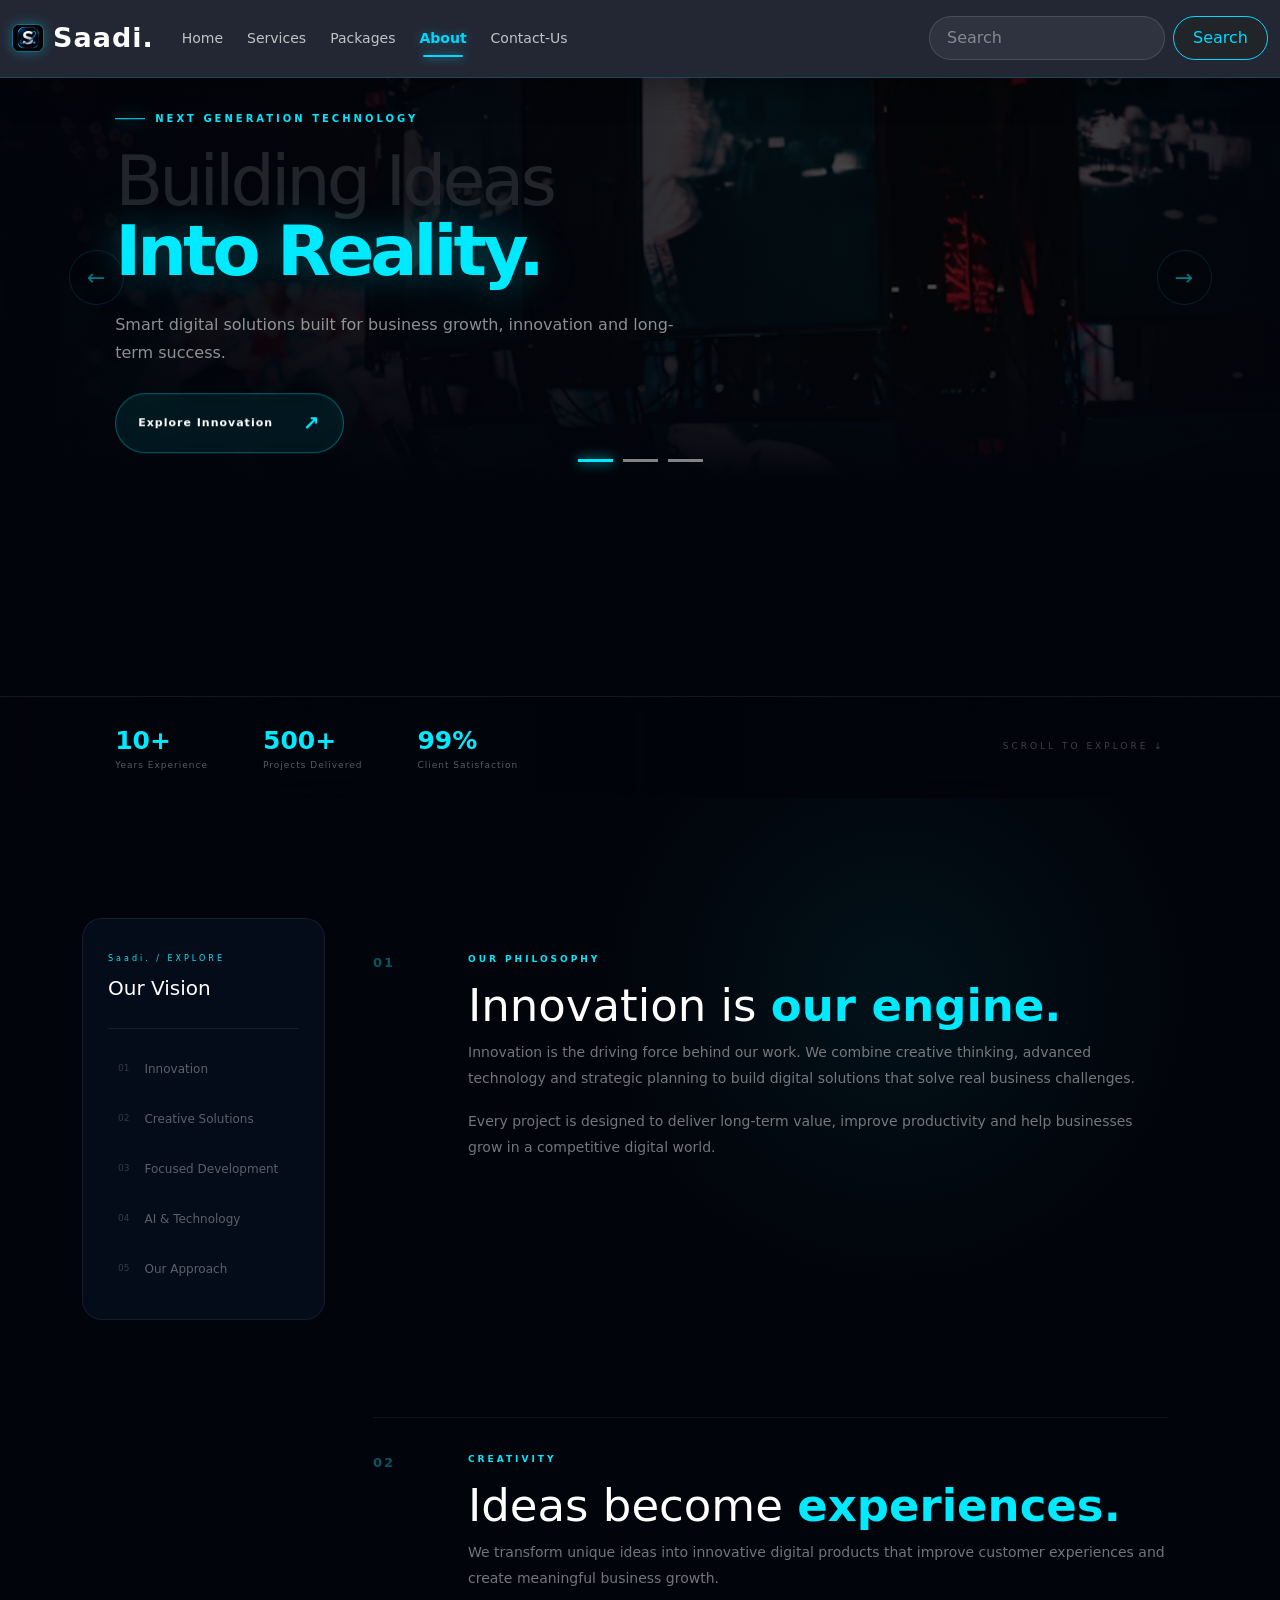
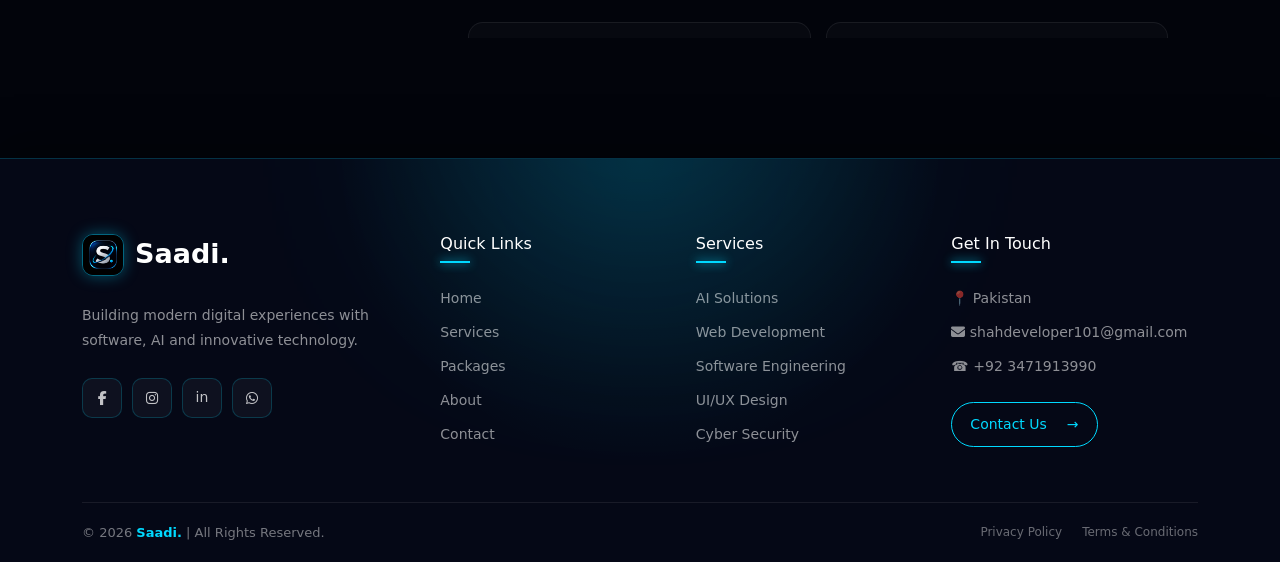
<file: about.html>
<!DOCTYPE html>
<html lang="en">

<head>
    <meta charset="UTF-8">
    <meta name="viewport" content="width=device-width, initial-scale=1.0">

    <title>About | Saadi.</title>

    <link href="https://cdn.jsdelivr.net/npm/bootstrap@5.0.2/dist/css/bootstrap.min.css"
        rel="stylesheet">

        <link rel="stylesheet"
      href="https://cdnjs.cloudflare.com/ajax/libs/font-awesome/6.5.2/css/all.min.css">

    <link rel="stylesheet" href="style.css">
    <link rel="stylesheet" href="about.css">
    <link rel="stylesheet" href="nav.css">
    <link rel="stylesheet" href="footer.css">
    <link rel="stylesheet" href="search.js">

    <style>
        .search-highlight {
    background: #451cff;
    color: #050816;

    padding: 2px 5px;

    border-radius: 5px;

    font-weight: 700;

    box-shadow:
        0 0 8px rgba(0, 217, 255, 0.6);

    animation: searchGlow 1s ease-in-out;
}

@keyframes searchGlow {

    0% {
        box-shadow:
            0 0 0 rgba(0, 217, 255, 0);
    }

    50% {
        box-shadow:
            0 0 18px rgba(0, 217, 255, 0.9);
    }

    100% {
        box-shadow:
            0 0 8px rgba(0, 217, 255, 0.6);
    }

}
    </style>
</head>

<body>

    <nav class="navbar navbar-expand-lg navbar-dark bg-primary sticky-top ">

    <div class="container-fluid">

        <a class="navbar-brand" href="images/S.Logo.png" target="_main">
            <img src="images/S.Logo.png" width="30" height="24" alt="">
            Saadi.
        </a>

        <button
            class="navbar-toggler"
            type="button"
            data-bs-toggle="collapse"
            data-bs-target="#navbarSupportedContent">

            <span class="navbar-toggler-icon"></span>

        </button>


        <div class="collapse navbar-collapse"
             id="navbarSupportedContent">

            <ul class="navbar-nav me-auto mb-2 mb-lg-0">

                <li class="nav-item">
                    <a class="nav-link" href="index.html">
                        Home
                    </a>
                </li>

                <li class="nav-item">
                    <a class="nav-link" href="services.html">
                        Services
                    </a>
                </li>

                <li class="nav-item">
                    <a class="nav-link " href="Pakages.html">
                        Packages
                    </a>
                </li>
                  <li class="nav-item " >
            <a class="nav-link active " href="about.html" tabindex="-1">About</a>
                   </li>
                <li class="nav-item">
                    <a class="nav-link" href="contact.html">
                        Contact-Us
                    </a>
                </li>

            </ul>


              <form class="d-flex" onsubmit="return false;">

    <input
        id="searchInput"
        class="form-control me-2"
        type="search"
        placeholder="Search"
        aria-label="Search">

    <button
        class="btn btn-outline-success bg-dark"
        type="button">

        Search

    </button>

</form>

        </div>

    </div>

</nav>
    <!-- ================= HERO CAROUSEL ================= -->

    <section class="advanced-hero">

        <div id="heroCarousel"
            class="carousel slide"
            data-bs-ride="carousel"
            data-bs-interval="5000">

            <!-- Indicators -->

            <div class="carousel-indicators">

                <button type="button"
                    data-bs-target="#heroCarousel"
                    data-bs-slide-to="0"
                    class="active"></button>

                <button type="button"
                    data-bs-target="#heroCarousel"
                    data-bs-slide-to="1"></button>

                <button type="button"
                    data-bs-target="#heroCarousel"
                    data-bs-slide-to="2"></button>

            </div>


            <div class="carousel-inner">

                <!-- SLIDE 1 -->

                <div class="carousel-item active">

                    <img src="card images/9.jpg"
                        class="hero-image"
                        alt="Innovation">

                    <div class="hero-overlay"></div>

                    <div class="hero-content">

                        <div class="hero-tag">
                            <span></span>
                            NEXT GENERATION TECHNOLOGY
                        </div>

                        <h1>
                            Building Ideas
                            <strong>Into Reality.</strong>
                        </h1>

                        <p>
                            Smart digital solutions built for business
                            growth, innovation and long-term success.
                        </p>

                        <a href="#innovation"
                            class="hero-button">
                            Explore Innovation
                            <span>↗</span>
                        </a>

                    </div>

                </div>


                <!-- SLIDE 2 -->

                <div class="carousel-item">

                    <img src="card images/8.jpg"
                        class="hero-image"
                        alt="Artificial Intelligence">

                    <div class="hero-overlay"></div>

                    <div class="hero-content">

                        <div class="hero-tag">
                            <span></span>
                            INTELLIGENT SYSTEMS
                        </div>

                        <h1>
                            Intelligence
                            <strong>Without Limits.</strong>
                        </h1>

                        <p>
                            Powerful AI systems that automate tasks,
                            improve decisions and transform businesses.
                        </p>

                        <a href="services.html"
                            class="hero-button">
                            Discover AI
                            <span>↗</span>
                        </a>

                    </div>

                </div>


                <!-- SLIDE 3 -->

                <div class="carousel-item">

                    <img src="card images/7.jpg"
                        class="hero-image"
                        alt="Software Development">

                    <div class="hero-overlay"></div>

                    <div class="hero-content">

                        <div class="hero-tag">
                            <span></span>
                            SOFTWARE ENGINEERING
                        </div>

                        <h1>
                            Technology
                            <strong>That Scales.</strong>
                        </h1>

                        <p>
                            Modern, secure and scalable software
                            engineered for ambitious businesses.
                        </p>

                        <a href="packages.html"
                            class="hero-button">
                            View Solutions
                            <span>↗</span>
                        </a>

                    </div>

                </div>

            </div>


            <!-- Controls -->

            <button class="carousel-control-prev"
                type="button"
                data-bs-target="#heroCarousel"
                data-bs-slide="prev">

                <span class="custom-arrow">
                    ←
                </span>

            </button>

            <button class="carousel-control-next"
                type="button"
                data-bs-target="#heroCarousel"
                data-bs-slide="next">

                <span class="custom-arrow">
                    →
                </span>

            </button>

        </div>


        <!-- Hero bottom stats -->

        <div class="hero-stats">

            <div>
                <strong>10+</strong>
                <span>Years Experience</span>
            </div>

            <div>
                <strong>500+</strong>
                <span>Projects Delivered</span>
            </div>

            <div>
                <strong>99%</strong>
                <span>Client Satisfaction</span>
            </div>

            <div class="scroll-text">
                SCROLL TO EXPLORE ↓
            </div>

        </div>

    </section>



    <!-- ================= MAIN CONTENT ================= -->

    <section class="innovation-section"
        id="innovation">

        <div class="container">

            <div class="row g-5">


                <!-- SIDEBAR -->

                <div class="col-lg-3">

                    <div class="innovation-sidebar"
                        id="navbar-example3">

                        <div class="sidebar-title">

                            <span>
                                Saadi. / EXPLORE
                            </span>

                            <h3>
                                Our Vision
                            </h3>

                        </div>


                        <nav class="nav flex-column">

                            <a class="nav-link active"
                                href="#item-1">

                                <span>01</span>
                                Innovation

                            </a>

                            <a class="nav-link"
                                href="#item-1-1">

                                <span>02</span>
                                Creative Solutions

                            </a>

                            <a class="nav-link"
                                href="#item-1-2">

                                <span>03</span>
                                Focused Development

                            </a>

                            <a class="nav-link"
                                href="#item-2">

                                <span>04</span>
                                AI & Technology

                            </a>

                            <a class="nav-link"
                                href="#item-3">

                                <span>05</span>
                                Our Approach

                            </a>

                        </nav>

                    </div>

                </div>


                <!-- CONTENT -->

                <div class="col-lg-9">

                    <div class="innovation-content"
                        data-bs-spy="scroll"
                        data-bs-target="#navbar-example3"
                        data-bs-offset="120"
                        tabindex="0">


                        <!-- ITEM 1 -->

                        <article class="content-block"
                            id="item-1">

                            <div class="content-number">
                                01
                            </div>

                            <div>

                                <div class="content-label">
                                    OUR PHILOSOPHY
                                </div>

                                <h2>
                                    Innovation is
                                    <span>our engine.</span>
                                </h2>

                                <p>
                                    Innovation is the driving force behind
                                    our work. We combine creative thinking,
                                    advanced technology and strategic
                                    planning to build digital solutions
                                    that solve real business challenges.
                                </p>

                                <p>
                                    Every project is designed to deliver
                                    long-term value, improve productivity
                                    and help businesses grow in a
                                    competitive digital world.
                                </p>

                            </div>

                        </article>


                        <!-- ITEM 1.1 -->

                        <article class="content-block"
                            id="item-1-1">

                            <div class="content-number">
                                02
                            </div>

                            <div>

                                <div class="content-label">
                                    CREATIVITY
                                </div>

                                <h2>
                                    Ideas become
                                    <span>experiences.</span>
                                </h2>

                                <p>
                                    We transform unique ideas into
                                    innovative digital products that
                                    improve customer experiences and
                                    create meaningful business growth.
                                </p>

                                <div class="feature-grid">

                                    <div class="feature-box">

                                        <span>✦</span>

                                        <h4>
                                            Creative Thinking
                                        </h4>

                                        <p>
                                            Fresh ideas designed around
                                            real-world problems.
                                        </p>

                                    </div>

                                    <div class="feature-box">

                                        <span>◈</span>

                                        <h4>
                                            User Focused
                                        </h4>

                                        <p>
                                            Experiences built around
                                            people and usability.
                                        </p>

                                    </div>

                                </div>

                            </div>

                        </article>


                        <!-- ITEM 1.2 -->

                        <article class="content-block"
                            id="item-1-2">

                            <div class="content-number">
                                03
                            </div>

                            <div>

                                <div class="content-label">
                                    ENGINEERING
                                </div>

                                <h2>
                                    Built for
                                    <span>tomorrow.</span>
                                </h2>

                                <p>
                                    Every solution we build is designed
                                    for scalability, performance and
                                    adaptability.
                                </p>

                                <div class="progress-item">

                                    <div>
                                        <span>Performance</span>
                                        <b>95%</b>
                                    </div>

                                    <div class="progress">
                                        <div style="width:95%"></div>
                                    </div>

                                </div>


                                <div class="progress-item">

                                    <div>
                                        <span>Scalability</span>
                                        <b>92%</b>
                                    </div>

                                    <div class="progress">
                                        <div style="width:92%"></div>
                                    </div>

                                </div>


                                <div class="progress-item">

                                    <div>
                                        <span>Reliability</span>
                                        <b>98%</b>
                                    </div>

                                    <div class="progress">
                                        <div style="width:98%"></div>
                                    </div>

                                </div>

                            </div>

                        </article>


                        <!-- ITEM 2 -->

                        <article class="content-block"
                            id="item-2">

                            <div class="content-number">
                                04
                            </div>

                            <div>

                                <div class="content-label">
                                    TECHNOLOGY
                                </div>

                                <h2>
                                    Intelligence
                                    <span>meets technology.</span>
                                </h2>

                                <p>
                                    From artificial intelligence and
                                    automation to modern cloud systems,
                                    we use technology to create smarter,
                                    faster and more efficient solutions.
                                </p>

                                <div class="tech-tags">

                                    <span>AI</span>
                                    <span>Machine Learning</span>
                                    <span>Cloud</span>
                                    <span>Automation</span>
                                    <span>Cyber Security</span>
                                    <span>Web</span>

                                </div>

                            </div>

                        </article>


                        <!-- ITEM 3 -->

                        <article class="content-block"
                            id="item-3">

                            <div class="content-number">
                                05
                            </div>

                            <div>

                                <div class="content-label">
                                    OUR APPROACH
                                </div>

                                <h2>
                                    Simple process.
                                    <span>Powerful results.</span>
                                </h2>

                                <p>
                                    We believe great technology should
                                    solve problems rather than create them.
                                    Our process keeps every project clear,
                                    focused and measurable.
                                </p>

                                <div class="process-grid">

                                    <div>
                                        <b>01</b>
                                        <h4>Discover</h4>
                                    </div>

                                    <div>
                                        <b>02</b>
                                        <h4>Design</h4>
                                    </div>

                                    <div>
                                        <b>03</b>
                                        <h4>Develop</h4>
                                    </div>

                                    <div>
                                        <b>04</b>
                                        <h4>Launch</h4>
                                    </div>

                                </div>

                            </div>

                        </article>

                    </div>

                </div>

            </div>

        </div>

    </section>

     <footer class="advanced-footer">

    <div class="footer-glow"></div>

    <div class="container">

        <div class="footer-top">

            <!-- Brand -->
            <div class="footer-brand-box">

                <a href="index.html" class="footer-logo">
                    <img src="images/S.Logo.png" alt="Saadi Logo">
                    <span>Saadi.</span>
                </a>

                <p>
                    Building modern digital experiences with
                    software, AI and innovative technology.
                </p>

                <div class="social-links">
            
                    <a href="https://www.facebook.com/shah.saeedullah" target="_blank">
                    <i class="fab fa-facebook-f"></i>
                      </a>
                    <a href="#" class="instagram">
                      <i class="fab fa-instagram"></i>
                    </a>
                    <a href="https://pk.linkedin.com/in/shah-saeedullah-88266942a?trk=people-guest_people_search-card">in</a>
                    <a href="https://wa.me/923471913990" target="_blank" class="whatsapp">
                    <i class="fab fa-whatsapp"></i>
                    </a>
                    
                </div>

            </div>


            <!-- Quick Links -->
            <div class="footer-column">

                <h4>Quick Links</h4>

                <a href="index.html">Home</a>
                <a href="services.html">Services</a>
                <a href="Pakages.html">Packages</a>
                <a href="about.html">About</a>
                <a href="contact.html">Contact</a>

            </div>


            <!-- Services -->
            <div class="footer-column">

                <h4>Services</h4>

                <a href="AI.html">AI Solutions</a>
                <a href="services.html">Web Development</a>
                <a href="services.html">Software Engineering</a>
                <a href="services.html">UI/UX Design</a>
                <a href="services.html">Cyber Security</a>

            </div>


            <!-- Contact -->
            <div class="footer-column footer-contact">

                <h4>Get In Touch</h4>

                <p>📍 Pakistan</p>
                <p> <i class="fas fa-envelope"></i> shahdeveloper101@gmail.com</p>
                <p>☎ +92 3471913990</p>

                <a href="contact.html" class="footer-contact-btn">
                    Contact Us
                    <span>→</span>
                </a>

            </div>

        </div>


        <!-- Bottom -->
        <div class="footer-bottom">

            <p>
                © 2026 <strong>Saadi.</strong> | All Rights Reserved.
            </p>

            <div>
                <a href="#">Privacy Policy</a>
                <a href="#">Terms & Conditions</a>
            </div>

        </div>

    </div>

</footer>



    <!-- BOOTSTRAP JS -->

    <script src="https://cdn.jsdelivr.net/npm/bootstrap@5.0.2/dist/js/bootstrap.bundle.min.js">
    </script>


    <script>

        const scrollSpy = new bootstrap.ScrollSpy(
            document.body,
            {
                target: '#navbar-example3',
                offset: 120
            }
        );

    </script>

    <script src="https://cdn.jsdelivr.net/npm/bootstrap@5.0.2/dist/js/bootstrap.bundle.min.js"></script>

<script src="search.js"></script>


</body>

</html>
</file>
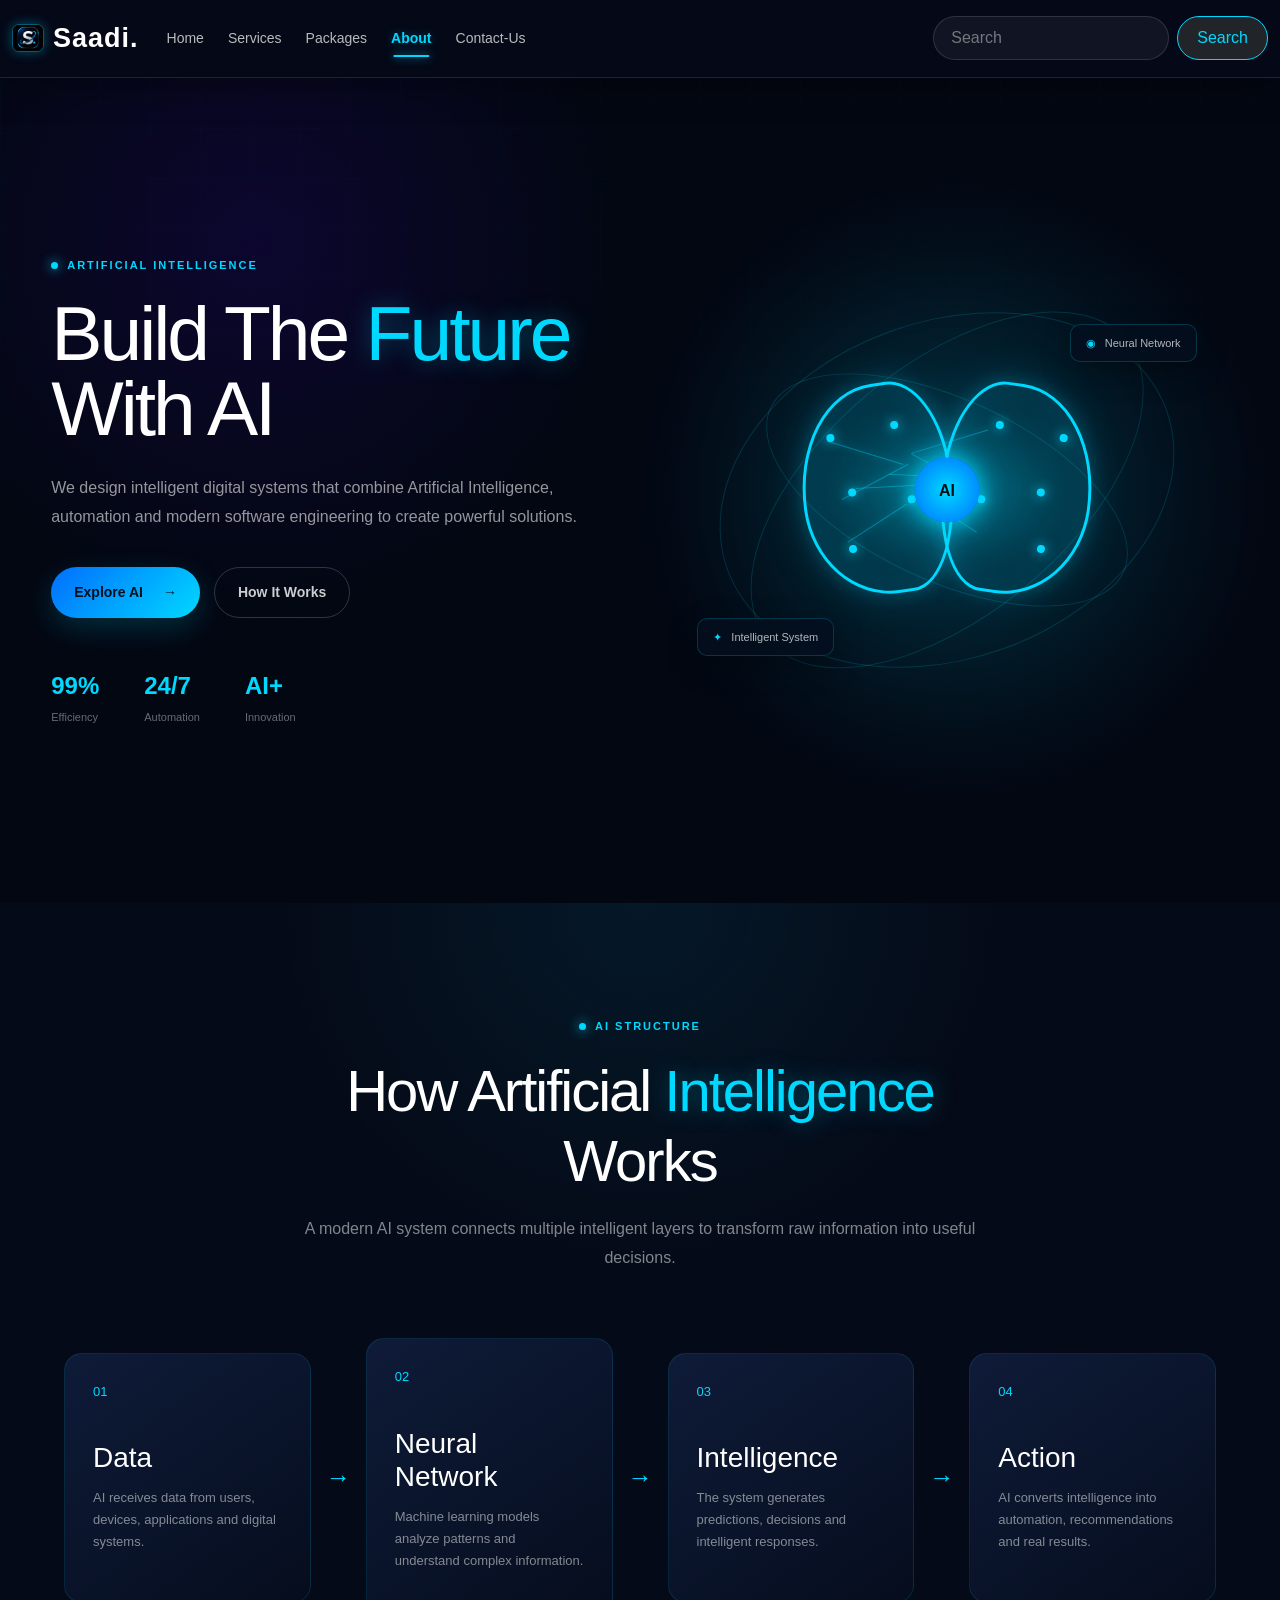
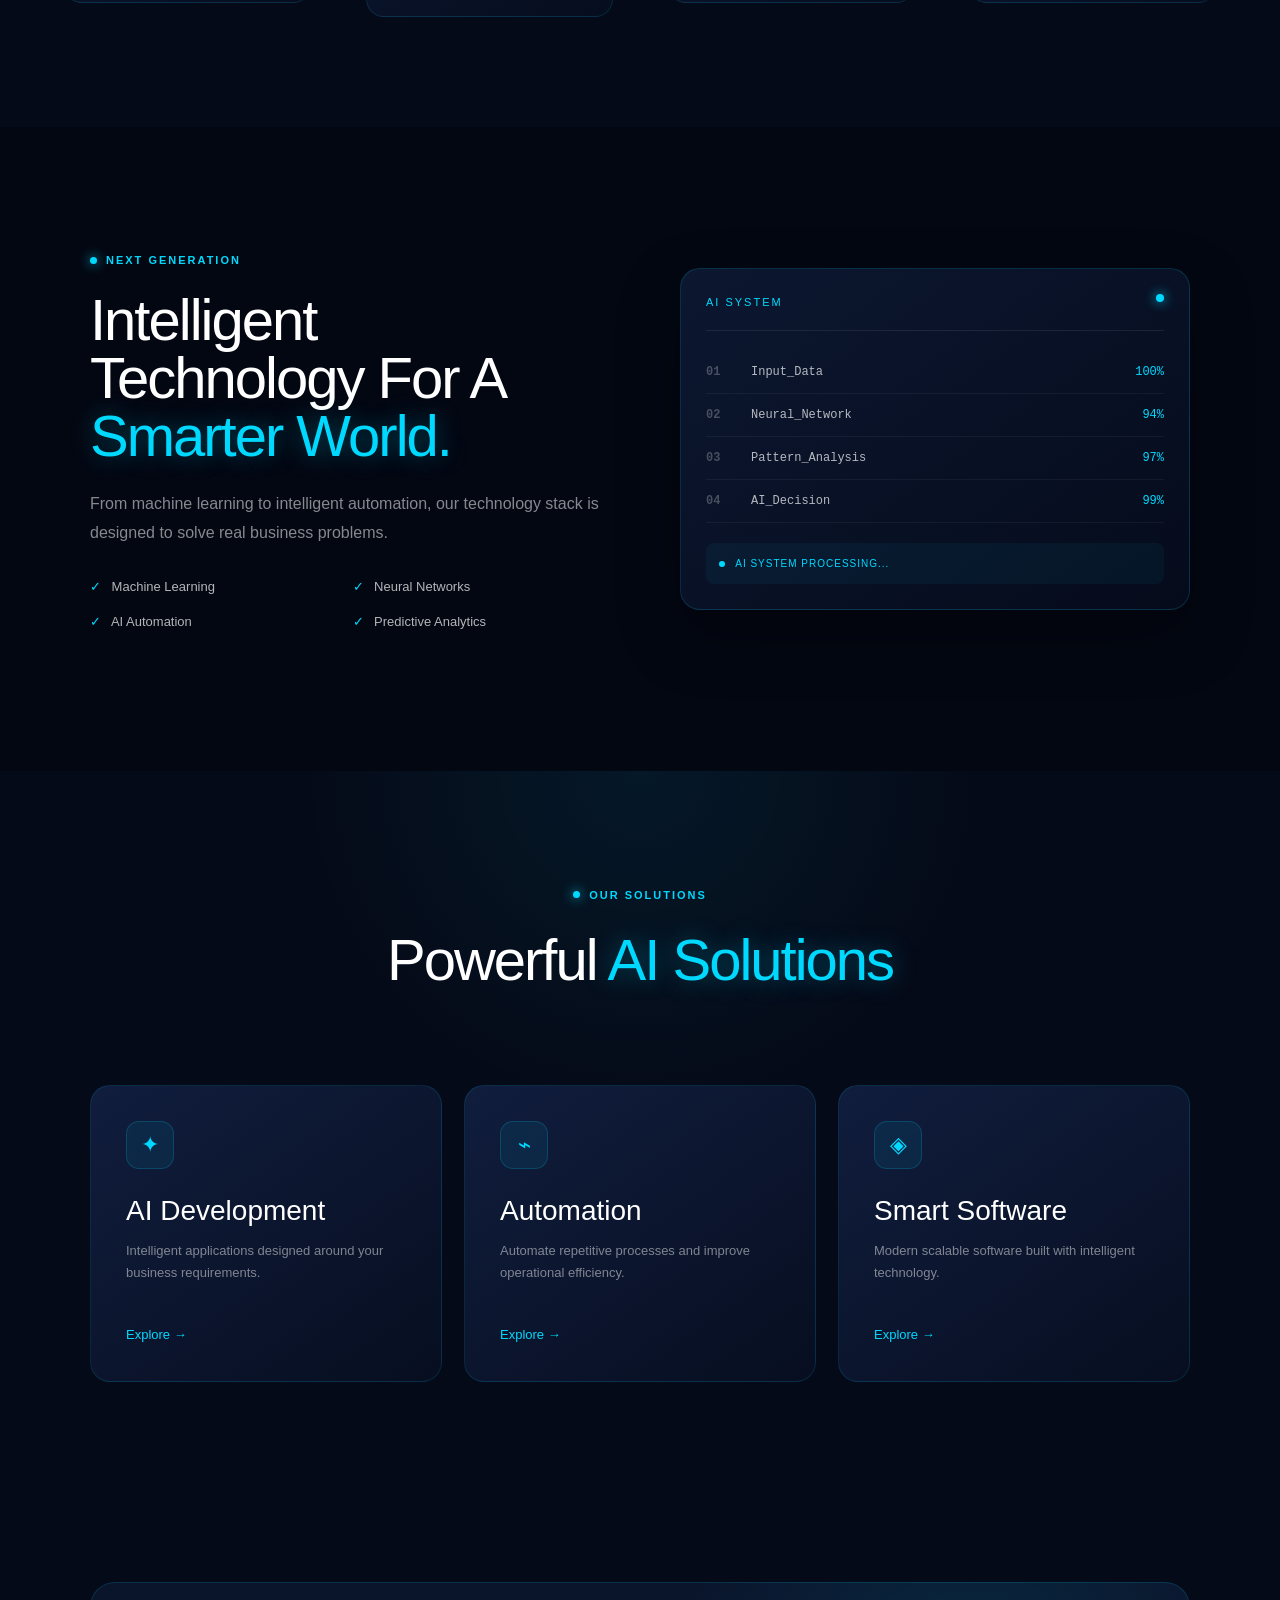
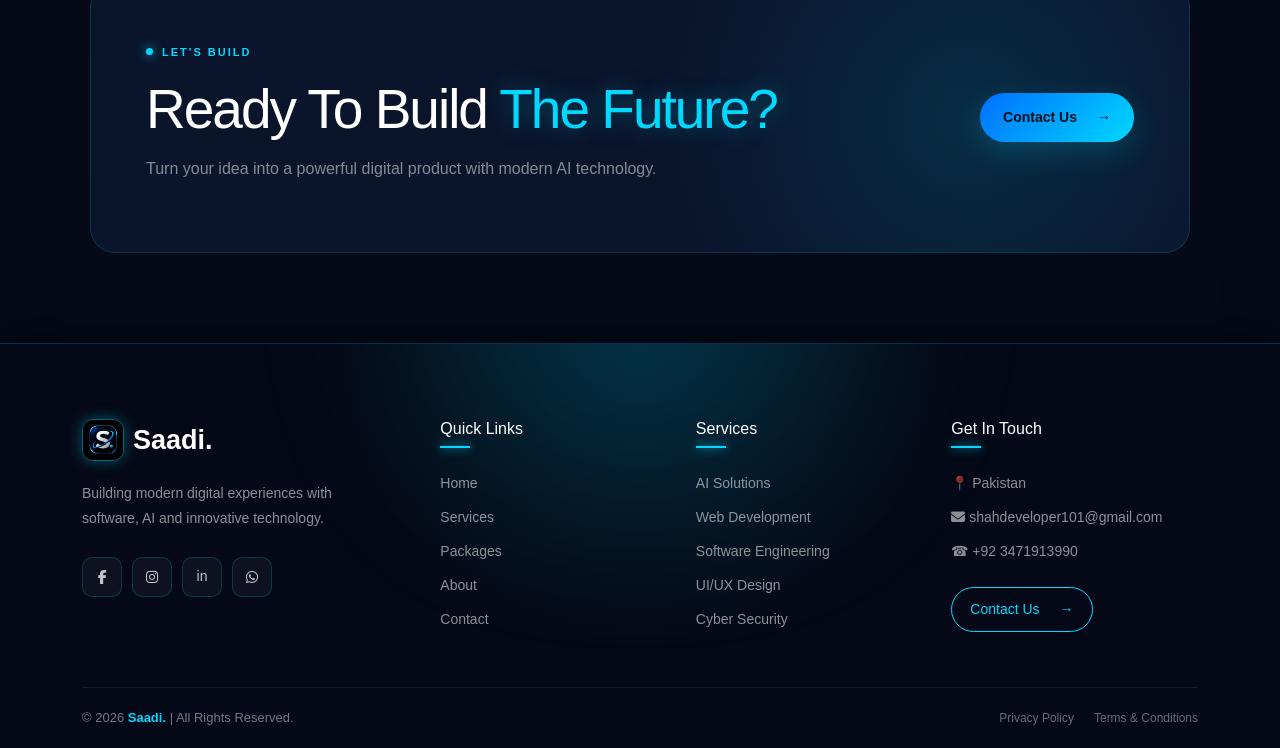
<file: AI.html>
<!DOCTYPE html>
<html lang="en">
<head>
    <meta charset="UTF-8">
    <meta name="viewport" content="width=device-width, initial-scale=1.0">

    <title>Saadi AI | Future Technology</title>
    
   <link href="https://cdn.jsdelivr.net/npm/bootstrap@5.0.2/dist/css/bootstrap.min.css" rel="stylesheet"
    integrity="sha384-EVSTQN3/azprG1Anm3QDgpJLIm9Nao0Yz1ztcQTwFspd3yD65VohhpuuCOmLASjC" crossorigin="anonymous">
    <link rel="stylesheet"
      href="https://cdnjs.cloudflare.com/ajax/libs/font-awesome/6.5.2/css/all.min.css">
    <link rel="stylesheet" href="style.css">
    <link rel="stylesheet" href="nav.css">
    <link rel="stylesheet" href="footer.css">
    <link rel="stylesheet" href="search.js">

    <style>
        * {
    margin: 0;
    padding: 0;
    box-sizing: border-box;
}

html {
    scroll-behavior: smooth;
}

body {
    font-family: Arial, Helvetica, sans-serif;
    background: #030712;
    color: white;
    overflow-x: hidden;
}

a {
    text-decoration: none;
    color: inherit;
}



/* ================= HERO ================= */

.hero {
    min-height: calc(100vh - 75px);

    position: relative;

    display: flex;
    align-items: center;

    overflow: hidden;

    background:
        radial-gradient(
            circle at 75% 50%,
            rgba(0,217,255,.10),
            transparent 30%
        ),
        radial-gradient(
            circle at 20% 20%,
            rgba(80,0,255,.12),
            transparent 30%
        ),
        #030712;
}

.hero-bg {
    position: absolute;

    inset: 0;

    opacity: .18;

    background-image:
        linear-gradient(
            rgba(0,217,255,.08) 1px,
            transparent 1px
        ),
        linear-gradient(
            90deg,
            rgba(0,217,255,.08) 1px,
            transparent 1px
        );

    background-size: 50px 50px;

    mask-image: linear-gradient(
        to bottom,
        black,
        transparent
    );
}

.hero-container {
    width: min(1200px, 92%);
    margin: auto;

    display: grid;

    grid-template-columns: 1fr 1fr;

    align-items: center;

    gap: 50px;

    padding: 80px 0;
}

.hero-content {
    position: relative;
    z-index: 2;
}

.eyebrow {
    display: inline-flex;
    align-items: center;
    gap: 9px;

    color: #00d9ff;

    font-size: 11px;
    font-weight: 700;

    letter-spacing: 2px;

    margin-bottom: 22px;
}

.dot {
    width: 7px;
    height: 7px;

    border-radius: 50%;

    background: #00d9ff;

    box-shadow:
        0 0 12px #00d9ff;

    animation: pulse 1.7s infinite;
}

@keyframes pulse {

    50% {
        opacity: .3;
        transform: scale(.6);
    }

}

.hero h1 {
    max-width: 650px;

    font-size: clamp(48px, 6vw, 78px);

    line-height: .98;

    letter-spacing: -3px;

    margin-bottom: 28px;
}

.hero h1 span,
.section-heading h2 span,
.tech-text h2 span,
.contact h2 span {
    color: #00d9ff;

    text-shadow:
        0 0 25px rgba(0,217,255,.35);
}

.hero-content > p {
    max-width: 580px;

    color: rgba(255,255,255,.58);

    line-height: 1.8;

    font-size: 16px;
}

.hero-buttons {
    display: flex;

    gap: 14px;

    margin-top: 35px;
}

.primary-btn,
.secondary-btn {
    display: inline-flex;

    align-items: center;
    justify-content: center;

    gap: 20px;

    padding: 14px 23px;

    border-radius: 30px;

    font-size: 14px;
    font-weight: 700;

    transition: .3s;
}

.primary-btn {
    background: linear-gradient(
        135deg,
        #006eff,
        #00d9ff
    );

    color: #02101a;

    box-shadow:
        0 10px 30px rgba(0,217,255,.18);
}

.primary-btn:hover {
    transform: translateY(-4px);

    box-shadow:
        0 15px 35px rgba(0,217,255,.35);
}

.secondary-btn {
    border: 1px solid rgba(255,255,255,.18);

    color: rgba(255,255,255,.8);
}

.secondary-btn:hover {
    border-color: #00d9ff;
    color: #00d9ff;
}

.stats {
    display: flex;

    gap: 45px;

    margin-top: 50px;
}

.stats strong {
    display: block;

    color: #00d9ff;

    font-size: 24px;
}

.stats small {
    color: rgba(255,255,255,.4);

    font-size: 11px;
}


/* ================= AI VISUAL ================= */

.ai-visual {
    position: relative;

    width: min(520px, 100%);
    aspect-ratio: 1;

    margin: auto;

    display: grid;
    place-items: center;
}

.visual-glow {
    position: absolute;

    width: 55%;
    height: 55%;

    border-radius: 50%;

    background: #00d9ff;

    filter: blur(100px);

    opacity: .16;
}

.orbit {
    position: absolute;

    border: 1px solid rgba(0,217,255,.16);

    border-radius: 50%;
}

.orbit-one {
    width: 75%;
    height: 35%;

    transform: rotate(25deg);

    animation: orbit 8s linear infinite;
}

.orbit-two {
    width: 90%;
    height: 48%;

    transform: rotate(-40deg);

    animation: orbit 11s linear infinite reverse;
}

.orbit-three {
    width: 65%;
    height: 90%;

    transform: rotate(70deg);

    animation: orbit 13s linear infinite;
}

@keyframes orbit {

    to {
        transform: rotate(360deg);
    }

}

.brain {
    position: relative;

    width: 58%;
    height: 58%;

    filter:
        drop-shadow(0 0 20px rgba(0,217,255,.35));
}

.brain-half {
    position: absolute;

    width: 50%;
    height: 70%;

    top: 15%;

    border: 3px solid #00d9ff;

    background:
        radial-gradient(
            circle,
            rgba(0,217,255,.16),
            rgba(0,80,150,.03)
        );

    box-shadow:
        inset 0 0 30px rgba(0,217,255,.12),
        0 0 20px rgba(0,217,255,.25);
}

.left-brain {
    left: 2%;

    border-radius:
        55% 35% 35% 55% /
        55% 45% 55% 45%;

    transform: rotate(-8deg);
}

.right-brain {
    right: 2%;

    border-radius:
        35% 55% 55% 35% /
        45% 55% 45% 55%;

    transform: rotate(8deg);
}

.brain-core {
    position: absolute;

    left: 50%;
    top: 50%;

    transform: translate(-50%, -50%);

    width: 65px;
    height: 65px;

    display: grid;
    place-items: center;

    border-radius: 50%;

    background:
        radial-gradient(
            circle,
            #00d9ff,
            #006eff
        );

    color: #02101a;

    font-weight: 900;

    box-shadow:
        0 0 25px #00d9ff,
        0 0 70px rgba(0,217,255,.45);

    animation: core 2s ease-in-out infinite;
}

@keyframes core {

    50% {
        transform:
            translate(-50%, -50%)
            scale(1.08);
    }

}

.node {
    position: absolute;

    width: 8px;
    height: 8px;

    background: #00d9ff;

    border-radius: 50%;

    box-shadow: 0 0 12px #00d9ff;

    animation: nodePulse 1.5s infinite alternate;
}

@keyframes nodePulse {

    to {
        transform: scale(1.8);
        opacity: .5;
    }

}

.n1 { left: 20%; top: 20%; }
.n2 { left: 65%; top: 18%; }
.n3 { left: 30%; top: 48%; }
.n4 { left: 70%; top: 55%; }
.n5 { left: 25%; top: 75%; }

.n6 { right: 20%; top: 20%; }
.n7 { right: 65%; top: 18%; }
.n8 { right: 30%; top: 48%; }
.n9 { right: 70%; top: 55%; }
.n10 { right: 25%; top: 75%; }

.line {
    position: absolute;

    height: 1px;

    background: #00d9ff;

    opacity: .4;

    transform-origin: left;

    box-shadow: 0 0 7px #00d9ff;
}

.l1 {
    width: 80px;
    left: 20%;
    top: 23%;
    transform: rotate(25deg);
}

.l2 {
    width: 75px;
    left: 25%;
    top: 52%;
    transform: rotate(-20deg);
}

.l3 {
    width: 70px;
    left: 25%;
    top: 73%;
    transform: rotate(-25deg);
}

.l4 {
    width: 75px;
    left: 35%;
    top: 48%;
    transform: rotate(5deg);
}

.l5 {
    width: 80px;
    right: 20%;
    top: 23%;
    transform: rotate(155deg);
}

.l6 {
    width: 75px;
    right: 25%;
    top: 52%;
    transform: rotate(200deg);
}

.l7 {
    width: 70px;
    right: 25%;
    top: 73%;
    transform: rotate(205deg);
}

.l8 {
    width: 75px;
    right: 35%;
    top: 48%;
    transform: rotate(175deg);
}

.floating-card {
    position: absolute;

    padding: 10px 15px;

    border: 1px solid rgba(0,217,255,.2);

    background: rgba(5,15,30,.78);

    backdrop-filter: blur(12px);

    border-radius: 10px;

    color: rgba(255,255,255,.7);

    font-size: 11px;

    box-shadow:
        0 10px 30px rgba(0,0,0,.3);
}

.floating-card span {
    color: #00d9ff;

    margin-right: 6px;
}

.card-top {
    top: 18%;
    right: 2%;

    animation: floating 3s ease-in-out infinite;
}

.card-bottom {
    bottom: 18%;
    left: 2%;

    animation: floating 3.5s ease-in-out infinite reverse;
}

@keyframes floating {

    50% {
        transform: translateY(-10px);
    }

}


/* ================= SECTIONS ================= */

.ai-section,
.services {
    padding: 110px 5%;

    background:
        radial-gradient(
            circle at 50% 0,
            rgba(0,217,255,.07),
            transparent 35%
        ),
        #050a18;
}

.section-heading {
    max-width: 700px;

    margin: auto;

    text-align: center;
}

.section-heading h2 {
    font-size: clamp(36px, 5vw, 58px);

    letter-spacing: -2px;

    margin-bottom: 20px;
}

.section-heading p {
    color: rgba(255,255,255,.5);

    line-height: 1.8;
}


/* ================= AI FLOW ================= */

.ai-flow {
    max-width: 1200px;

    margin: 65px auto 0;

    display: grid;

    grid-template-columns:
        1fr auto 1fr auto 1fr auto 1fr;

    align-items: center;

    gap: 15px;
}

.flow-card {
    min-height: 250px;

    padding: 28px;

    border-radius: 18px;

    background:
        linear-gradient(
            145deg,
            rgba(16,29,60,.9),
            rgba(6,13,30,.9)
        );

    border: 1px solid rgba(0,217,255,.12);

    transition: .35s;
}

.flow-card:hover,
.active-card {
    transform: translateY(-8px);

    border-color: rgba(0,217,255,.55);

    box-shadow:
        0 15px 40px rgba(0,217,255,.12);
}

.flow-icon {
    color: #00d9ff;

    font-size: 13px;

    margin-bottom: 40px;
}

.flow-card h3 {
    margin-bottom: 12px;
}

.flow-card p {
    color: rgba(255,255,255,.5);

    font-size: 13px;

    line-height: 1.7;
}

.flow-arrow {
    color: #00d9ff;

    font-size: 25px;

    animation: arrowPulse 1.5s infinite alternate;
}

@keyframes arrowPulse {

    to {
        opacity: .25;
        transform: translateX(5px);
    }

}


/* ================= TECHNOLOGY ================= */

.technology {
    padding: 120px 5%;

    background: #030712;
}

.tech-container {
    max-width: 1100px;

    margin: auto;

    display: grid;

    grid-template-columns: 1fr 1fr;

    gap: 80px;

    align-items: center;
}

.tech-text h2 {
    font-size: clamp(38px, 5vw, 58px);

    line-height: 1;

    letter-spacing: -2px;

    margin-bottom: 25px;
}

.tech-text > p {
    color: rgba(255,255,255,.52);

    line-height: 1.8;
}

.tech-list {
    display: grid;

    grid-template-columns: 1fr 1fr;

    gap: 15px;

    margin-top: 30px;
}

.tech-list div {
    color: rgba(255,255,255,.7);

    font-size: 13px;
}

.tech-list span {
    color: #00d9ff;

    margin-right: 7px;
}

.tech-panel {
    padding: 25px;

    border-radius: 20px;

    background:
        linear-gradient(
            145deg,
            #0c1730,
            #050b1b
        );

    border: 1px solid rgba(0,217,255,.16);

    box-shadow:
        0 25px 60px rgba(0,0,0,.35);
}

.panel-header {
    display: flex;

    justify-content: space-between;

    color: #00d9ff;

    font-size: 11px;

    letter-spacing: 2px;

    padding-bottom: 20px;

    border-bottom: 1px solid rgba(255,255,255,.08);
}

.panel-header i {
    width: 8px;
    height: 8px;

    border-radius: 50%;

    background: #00d9ff;

    box-shadow: 0 0 12px #00d9ff;
}

.code-lines {
    padding: 20px 0;
}

.code-lines div {
    display: grid;

    grid-template-columns: 35px 1fr auto;

    gap: 10px;

    padding: 12px 0;

    border-bottom: 1px solid rgba(255,255,255,.05);

    font-family: monospace;

    font-size: 12px;
}

.code-lines b {
    color: rgba(255,255,255,.25);
}

.code-lines span {
    color: rgba(255,255,255,.7);
}

.code-lines em {
    color: #00d9ff;

    font-style: normal;
}

.processing {
    padding: 13px;

    border-radius: 8px;

    background: rgba(0,217,255,.05);

    color: #00d9ff;

    font-size: 10px;

    letter-spacing: 1px;
}

.processing span {
    display: inline-block;

    width: 6px;
    height: 6px;

    border-radius: 50%;

    background: #00d9ff;

    margin-right: 7px;

    animation: pulse 1s infinite;
}


/* ================= SERVICES ================= */

.service-grid {
    max-width: 1100px;

    margin: 60px auto 0;

    display: grid;

    grid-template-columns: repeat(3, 1fr);

    gap: 22px;
}

.service-card {
    padding: 35px;

    min-height: 260px;

    border-radius: 20px;

    background:
        linear-gradient(
            145deg,
            #101d3d,
            #070e20
        );

    border: 1px solid rgba(0,217,255,.12);

    transition: .35s;
}

.service-card:hover {
    transform: translateY(-9px);

    border-color: rgba(0,217,255,.55);

    box-shadow:
        0 20px 45px rgba(0,217,255,.12);
}

.service-icon {
    width: 48px;
    height: 48px;

    display: grid;
    place-items: center;

    margin-bottom: 25px;

    border-radius: 13px;

    color: #00d9ff;

    background: rgba(0,217,255,.08);

    border: 1px solid rgba(0,217,255,.18);

    font-size: 22px;
}

.service-card h3 {
    margin-bottom: 13px;
}

.service-card p {
    color: rgba(255,255,255,.48);

    font-size: 13px;

    line-height: 1.7;
}

.service-card a {
    display: inline-block;

    margin-top: 25px;

    color: #00d9ff;

    font-size: 13px;
}


/* ================= CONTACT ================= */

.contact {
    padding: 90px 5%;

    background: #050a18;
}

.contact-box {
    max-width: 1100px;

    margin: auto;

    padding: 55px;

    display: flex;

    justify-content: space-between;

    align-items: center;

    gap: 30px;

    border-radius: 25px;

    background:
        radial-gradient(
            circle at 80% 50%,
            rgba(0,217,255,.12),
            transparent 35%
        ),
        #0a142b;

    border: 1px solid rgba(0,217,255,.15);
}

.contact h2 {
    font-size: clamp(35px, 5vw, 55px);

    line-height: 1;

    letter-spacing: -2px;

    margin-bottom: 20px;
}

.contact p {
    color: rgba(255,255,255,.5);
}


/* ================= FOOTER ================= */

footer {
    padding: 25px 5%;

    display: flex;

    justify-content: space-between;

    align-items: center;

    gap: 20px;

    background: #02050d;

    border-top: 1px solid rgba(255,255,255,.06);
}

.footer-logo {
    display: flex;

    align-items: center;

    gap: 9px;

    font-weight: 800;
}

footer p {
    color: rgba(255,255,255,.35);

    font-size: 12px;
}


/* ================= TABLET ================= */

@media (max-width: 1000px) {

    .nav-links {
        gap: 17px;
    }

    .nav-btn {
        display: none;
    }

    .hero-container {
        grid-template-columns: 1fr;

        text-align: center;
    }

    .hero-content > p {
        margin: auto;
    }

    .hero-buttons,
    .stats {
        justify-content: center;
    }

    .ai-visual {
        max-width: 450px;
    }

    .ai-flow {
        grid-template-columns: 1fr 1fr;
    }

    .flow-arrow {
        display: none;
    }

    .tech-container {
        grid-template-columns: 1fr;

        gap: 50px;
    }

    .service-grid {
        grid-template-columns: 1fr 1fr;
    }

}


/* ================= MOBILE ================= */

@media (max-width: 600px) {

    .nav-container {
        min-height: 65px;
    }

    .nav-links {
        position: absolute;

        top: 65px;
        left: 4%;

        width: 92%;

        padding: 15px;

        display: none;

        flex-direction: column;

        align-items: stretch;

        gap: 5px;

        background: rgba(4,10,25,.97);

        border: 1px solid rgba(0,217,255,.15);

        border-radius: 15px;

        box-shadow: 0 20px 40px rgba(0,0,0,.4);
    }

    .nav-links.show {
        display: flex;
    }

    .nav-links a {
        padding: 12px;

        border-radius: 8px;
    }

    .nav-links a:hover {
        background: rgba(0,217,255,.06);
    }

    .nav-links a::after {
        display: none;
    }

    .menu-btn {
        display: block;
    }

    .hero {
        min-height: auto;
    }

    .hero-container {
        padding: 65px 0 80px;
    }

    .hero h1 {
        font-size: clamp(42px, 12vw, 58px);

        letter-spacing: -2px;
    }

    .hero-content > p {
        font-size: 14px;
    }

    .hero-buttons {
        flex-direction: column;

        width: 100%;
    }

    .primary-btn,
    .secondary-btn {
        width: 100%;
    }

    .stats {
        gap: 20px;

        margin-top: 40px;
    }

    .stats strong {
        font-size: 20px;
    }

    .ai-visual {
        width: 95%;
    }

    .floating-card {
        font-size: 9px;

        padding: 8px 10px;
    }

    .brain {
        width: 65%;
        height: 65%;
    }

    .brain-core {
        width: 52px;
        height: 52px;

        font-size: 13px;
    }

    .ai-section,
    .services,
    .technology {
        padding: 80px 5%;
    }

    .section-heading h2,
    .tech-text h2,
    .contact h2 {
        letter-spacing: -1px;
    }

    .ai-flow {
        grid-template-columns: 1fr;

        gap: 15px;

        margin-top: 40px;
    }

    .flow-card {
        min-height: auto;
    }

    .flow-icon {
        margin-bottom: 20px;
    }

    .tech-list {
        grid-template-columns: 1fr;
    }

    .service-grid {
        grid-template-columns: 1fr;
    }

    .service-card {
        min-height: auto;

        padding: 28px;
    }

    .contact {
        padding: 70px 5%;
    }

    .contact-box {
        padding: 35px 25px;

        flex-direction: column;

        align-items: flex-start;
    }

    .contact-box .primary-btn {
        width: auto;
    }

    footer {
        flex-direction: column;

        text-align: center;

        padding: 25px 5%;
    }

}


/* ================= SMALL PHONES ================= */

@media (max-width: 400px) {

    .hero h1 {
        font-size: 40px;
    }

    .stats {
        gap: 14px;
    }

    .stats strong {
        font-size: 18px;
    }

    .stats small {
        font-size: 9px;
    }

    .ai-visual {
        width: 100%;
    }

    .floating-card {
        display: none;
    }

    .contact-box .primary-btn {
        width: 100%;
    }

}

.search-highlight {
    background: #451cff;
    color: #050816;

    padding: 2px 5px;

    border-radius: 5px;

    font-weight: 700;

    box-shadow:
        0 0 8px rgba(0, 217, 255, 0.6);

    animation: searchGlow 1s ease-in-out;
}

@keyframes searchGlow {

    0% {
        box-shadow:
            0 0 0 rgba(0, 217, 255, 0);
    }

    50% {
        box-shadow:
            0 0 18px rgba(0, 217, 255, 0.9);
    }

    100% {
        box-shadow:
            0 0 8px rgba(0, 217, 255, 0.6);
    }

}
    </style>
</head>

<body>

<!-- ================= NAVBAR ================= -->

   <nav class="navbar navbar-expand-lg navbar-dark bg-primary sticky-top ">

    <div class="container-fluid">

        <a class="navbar-brand" href="images/S.Logo.png" target="_main">
            <img src="images/S.Logo.png" width="30" height="24" alt="">
            Saadi.
        </a>

        <button
            class="navbar-toggler"
            type="button"
            data-bs-toggle="collapse"
            data-bs-target="#navbarSupportedContent">

            <span class="navbar-toggler-icon"></span>

        </button>


        <div class="collapse navbar-collapse"
             id="navbarSupportedContent">

            <ul class="navbar-nav me-auto mb-2 mb-lg-0">

                <li class="nav-item">
                    <a class="nav-link" href="index.html">
                        Home
                    </a>
                </li>

                <li class="nav-item">
                    <a class="nav-link" href="services.html">
                        Services
                    </a>
                </li>

                <li class="nav-item">
                    <a class="nav-link " href="Pakages.html">
                        Packages
                    </a>
                </li>
                  <li class="nav-item " >
            <a class="nav-link active " href="about.html" tabindex="-1">About</a>
                   </li>
                <li class="nav-item">
                    <a class="nav-link" href="contact.html">
                        Contact-Us
                    </a>
                </li>

            </ul>


              <form class="d-flex" onsubmit="return false;">

    <input
        id="searchInput"
        class="form-control me-2"
        type="search"
        placeholder="Search"
        aria-label="Search">

    <button
        class="btn btn-outline-success bg-dark"
        type="button">

        Search

    </button>

</form>

        </div>

    </div>

</nav>


<!-- ================= HERO ================= -->

<section class="hero" id="home">

    <div class="hero-bg"></div>

    <div class="hero-container">

        <!-- LEFT -->

        <div class="hero-content">

            <div class="eyebrow">
                <span class="dot"></span>
                ARTIFICIAL INTELLIGENCE
            </div>

            <h1>
                Build The
                <span>Future</span>
                With AI
            </h1>

            <p>
                We design intelligent digital systems that combine
                Artificial Intelligence, automation and modern
                software engineering to create powerful solutions.
            </p>

            <div class="hero-buttons">

                <a href="#ai" class="primary-btn">
                    Explore AI
                    <span>→</span>
                </a>

                <a href="#technology" class="secondary-btn">
                    How It Works
                </a>

            </div>

            <div class="stats">

                <div>
                    <strong>99%</strong>
                    <small>Efficiency</small>
                </div>

                <div>
                    <strong>24/7</strong>
                    <small>Automation</small>
                </div>

                <div>
                    <strong>AI+</strong>
                    <small>Innovation</small>
                </div>

            </div>

        </div>


        <!-- AI VISUAL -->

        <div class="ai-visual">

            <div class="visual-glow"></div>

            <div class="orbit orbit-one"></div>
            <div class="orbit orbit-two"></div>
            <div class="orbit orbit-three"></div>

            <div class="brain">

                <div class="brain-half left-brain">

                    <span class="node n1"></span>
                    <span class="node n2"></span>
                    <span class="node n3"></span>
                    <span class="node n4"></span>
                    <span class="node n5"></span>

                    <span class="line l1"></span>
                    <span class="line l2"></span>
                    <span class="line l3"></span>
                    <span class="line l4"></span>

                </div>

                <div class="brain-half right-brain">

                    <span class="node n6"></span>
                    <span class="node n7"></span>
                    <span class="node n8"></span>
                    <span class="node n9"></span>
                    <span class="node n10"></span>

                    <span class="line l5"></span>
                    <span class="line l6"></span>
                    <span class="line l7"></span>
                    <span class="line l8"></span>

                </div>

                <div class="brain-core">
                    AI
                </div>

            </div>


            <div class="floating-card card-top">
                <span>◉</span>
                Neural Network
            </div>

            <div class="floating-card card-bottom">
                <span>✦</span>
                Intelligent System
            </div>

        </div>

    </div>

</section>


<!-- ================= AI STRUCTURE ================= -->

<section class="ai-section" id="ai">

    <div class="section-heading">

        <div class="eyebrow">
            <span class="dot"></span>
            AI STRUCTURE
        </div>

        <h2>
            How Artificial
            <span>Intelligence</span> Works
        </h2>

        <p>
            A modern AI system connects multiple intelligent layers
            to transform raw information into useful decisions.
        </p>

    </div>


    <div class="ai-flow">

        <div class="flow-card">

            <div class="flow-icon">01</div>

            <h3>Data</h3>

            <p>
                AI receives data from users, devices,
                applications and digital systems.
            </p>

        </div>


        <div class="flow-arrow">→</div>

        <div class="flow-card ">

            <div class="flow-icon">02</div>

            <h3>Neural Network</h3>

            <p>
                Machine learning models analyze patterns
                and understand complex information.
            </p>

        </div>


        <div class="flow-arrow">→</div>


        <div class="flow-card">

            <div class="flow-icon">03</div>

            <h3>Intelligence</h3>

            <p>
                The system generates predictions,
                decisions and intelligent responses.
            </p>

        </div>


        <div class="flow-arrow">→</div>


        <div class="flow-card">

            <div class="flow-icon">04</div>

            <h3>Action</h3>

            <p>
                AI converts intelligence into automation,
                recommendations and real results.
            </p>

        </div>

    </div>

</section>


<!-- ================= TECHNOLOGY ================= -->

<section class="technology" id="technology">

    <div class="tech-container">

        <div class="tech-text">

            <div class="eyebrow">
                <span class="dot"></span>
                NEXT GENERATION
            </div>

            <h2>
                Intelligent Technology
                For A <span>Smarter World.</span>
            </h2>

            <p>
                From machine learning to intelligent automation,
                our technology stack is designed to solve real
                business problems.
            </p>

            <div class="tech-list">

                <div>
                    <span>✓</span>
                    Machine Learning
                </div>

                <div>
                    <span>✓</span>
                    Neural Networks
                </div>

                <div>
                    <span>✓</span>
                    AI Automation
                </div>

                <div>
                    <span>✓</span>
                    Predictive Analytics
                </div>

            </div>

        </div>


        <div class="tech-panel">

            <div class="panel-header">
                <span>AI SYSTEM</span>
                <i></i>
            </div>

            <div class="code-lines">

                <div>
                    <b>01</b>
                    <span>Input_Data</span>
                    <em>100%</em>
                </div>

                <div>
                    <b>02</b>
                    <span>Neural_Network</span>
                    <em>94%</em>
                </div>

                <div>
                    <b>03</b>
                    <span>Pattern_Analysis</span>
                    <em>97%</em>
                </div>

                <div>
                    <b>04</b>
                    <span>AI_Decision</span>
                    <em>99%</em>
                </div>

            </div>

            <div class="processing">
                <span></span>
                AI SYSTEM PROCESSING...
            </div>

        </div>

    </div>

</section>


<!-- ================= SERVICES ================= -->

<section class="services" id="services">

    <div class="section-heading">

        <div class="eyebrow">
            <span class="dot"></span>
            OUR SOLUTIONS
        </div>

        <h2>
            Powerful <span>AI Solutions</span>
        </h2>

    </div>


    <div class="service-grid">

        <div class="service-card">
            <div class="service-icon">✦</div>
            <h3>AI Development</h3>
            <p>
                Intelligent applications designed
                around your business requirements.
            </p>
            <a href="#">Explore →</a>
        </div>


        <div class="service-card">
            <div class="service-icon">⌁</div>
            <h3>Automation</h3>
            <p>
                Automate repetitive processes and
                improve operational efficiency.
            </p>
            <a href="#">Explore →</a>
        </div>


        <div class="service-card">
            <div class="service-icon">◈</div>
            <h3>Smart Software</h3>
            <p>
                Modern scalable software built with
                intelligent technology.
            </p>
            <a href="#">Explore →</a>
        </div>

    </div>

</section>


<!-- ================= CONTACT ================= -->

<section class="contact" id="contact">

    <div class="contact-box">

        <div>

            <div class="eyebrow">
                <span class="dot"></span>
                LET'S BUILD
            </div>

            <h2>
                Ready To Build
                <span>The Future?</span>
            </h2>

            <p>
                Turn your idea into a powerful digital
                product with modern AI technology.
            </p>

        </div>

        <a href="contact.html"
           class="primary-btn">
            Contact Us
            <span>→</span>
        </a>

    </div>

</section>


<!-- ================= FOOTER ================= -->

    <footer class="advanced-footer">

    <div class="footer-glow"></div>

    <div class="container">

        <div class="footer-top">

            <!-- Brand -->
            <div class="footer-brand-box">

                <a href="index.html" class="footer-logo">
                    <img src="images/S.Logo.png" alt="Saadi Logo">
                    <span>Saadi.</span>
                </a>

                <p>
                    Building modern digital experiences with
                    software, AI and innovative technology.
                </p>

                <div class="social-links">
            
                    <a href="https://www.facebook.com/shah.saeedullah" target="_blank">
                    <i class="fab fa-facebook-f"></i>
                      </a>
                    <a href="#" class="instagram">
                      <i class="fab fa-instagram"></i>
                    </a>
                    <a href="https://pk.linkedin.com/in/shah-saeedullah-88266942a?trk=people-guest_people_search-card">in</a>
                    <a href="https://wa.me/923471913990" target="_blank" class="whatsapp">
                    <i class="fab fa-whatsapp"></i>
                    </a>
                    
                </div>

            </div>


            <!-- Quick Links -->
            <div class="footer-column">

                <h4>Quick Links</h4>

                <a href="index.html">Home</a>
                <a href="services.html">Services</a>
                <a href="Pakages.html">Packages</a>
                <a href="about.html">About</a>
                <a href="contact.html">Contact</a>

            </div>


            <!-- Services -->
            <div class="footer-column">

                <h4>Services</h4>

                <a href="AI.html">AI Solutions</a>
                <a href="services.html">Web Development</a>
                <a href="services.html">Software Engineering</a>
                <a href="services.html">UI/UX Design</a>
                <a href="services.html">Cyber Security</a>

            </div>


            <!-- Contact -->
            <div class="footer-column footer-contact">

                <h4>Get In Touch</h4>

                <p>📍 Pakistan</p>
                <p> <i class="fas fa-envelope"></i> shahdeveloper101@gmail.com</p>
                <p>☎ +92 3471913990</p>

                <a href="contact.html" class="footer-contact-btn">
                    Contact Us
                    <span>→</span>
                </a>

            </div>

        </div>


        <!-- Bottom -->
        <div class="footer-bottom">

            <p>
                © 2026 <strong>Saadi.</strong> | All Rights Reserved.
            </p>

            <div>
                <a href="#">Privacy Policy</a>
                <a href="#">Terms & Conditions</a>
            </div>

        </div>

    </div>

</footer>

<script src="https://cdn.jsdelivr.net/npm/bootstrap@5.0.2/dist/js/bootstrap.bundle.min.js" integrity="sha384-MrcW6ZMFYlzcLA8Nl+NtUVF0sA7MsXsP1UyJoMp4YLEuNSfAP+JcXn/tWtIaxVXM" crossorigin="anonymous" src="search.js" >

  

</script>


<script>

const menuBtn = document.getElementById("menuBtn");
const navLinks = document.querySelector(".nav-links");

menuBtn.addEventListener("click", () => {
    navLinks.classList.toggle("show");
});

document.querySelectorAll(".nav-links a").forEach(link => {

    link.addEventListener("click", () => {
        navLinks.classList.remove("show");
    });

});

</script>

<script src="https://cdn.jsdelivr.net/npm/bootstrap@5.0.2/dist/js/bootstrap.bundle.min.js"></script>

<script src="search.js"></script>


</body>
</html>
</file>
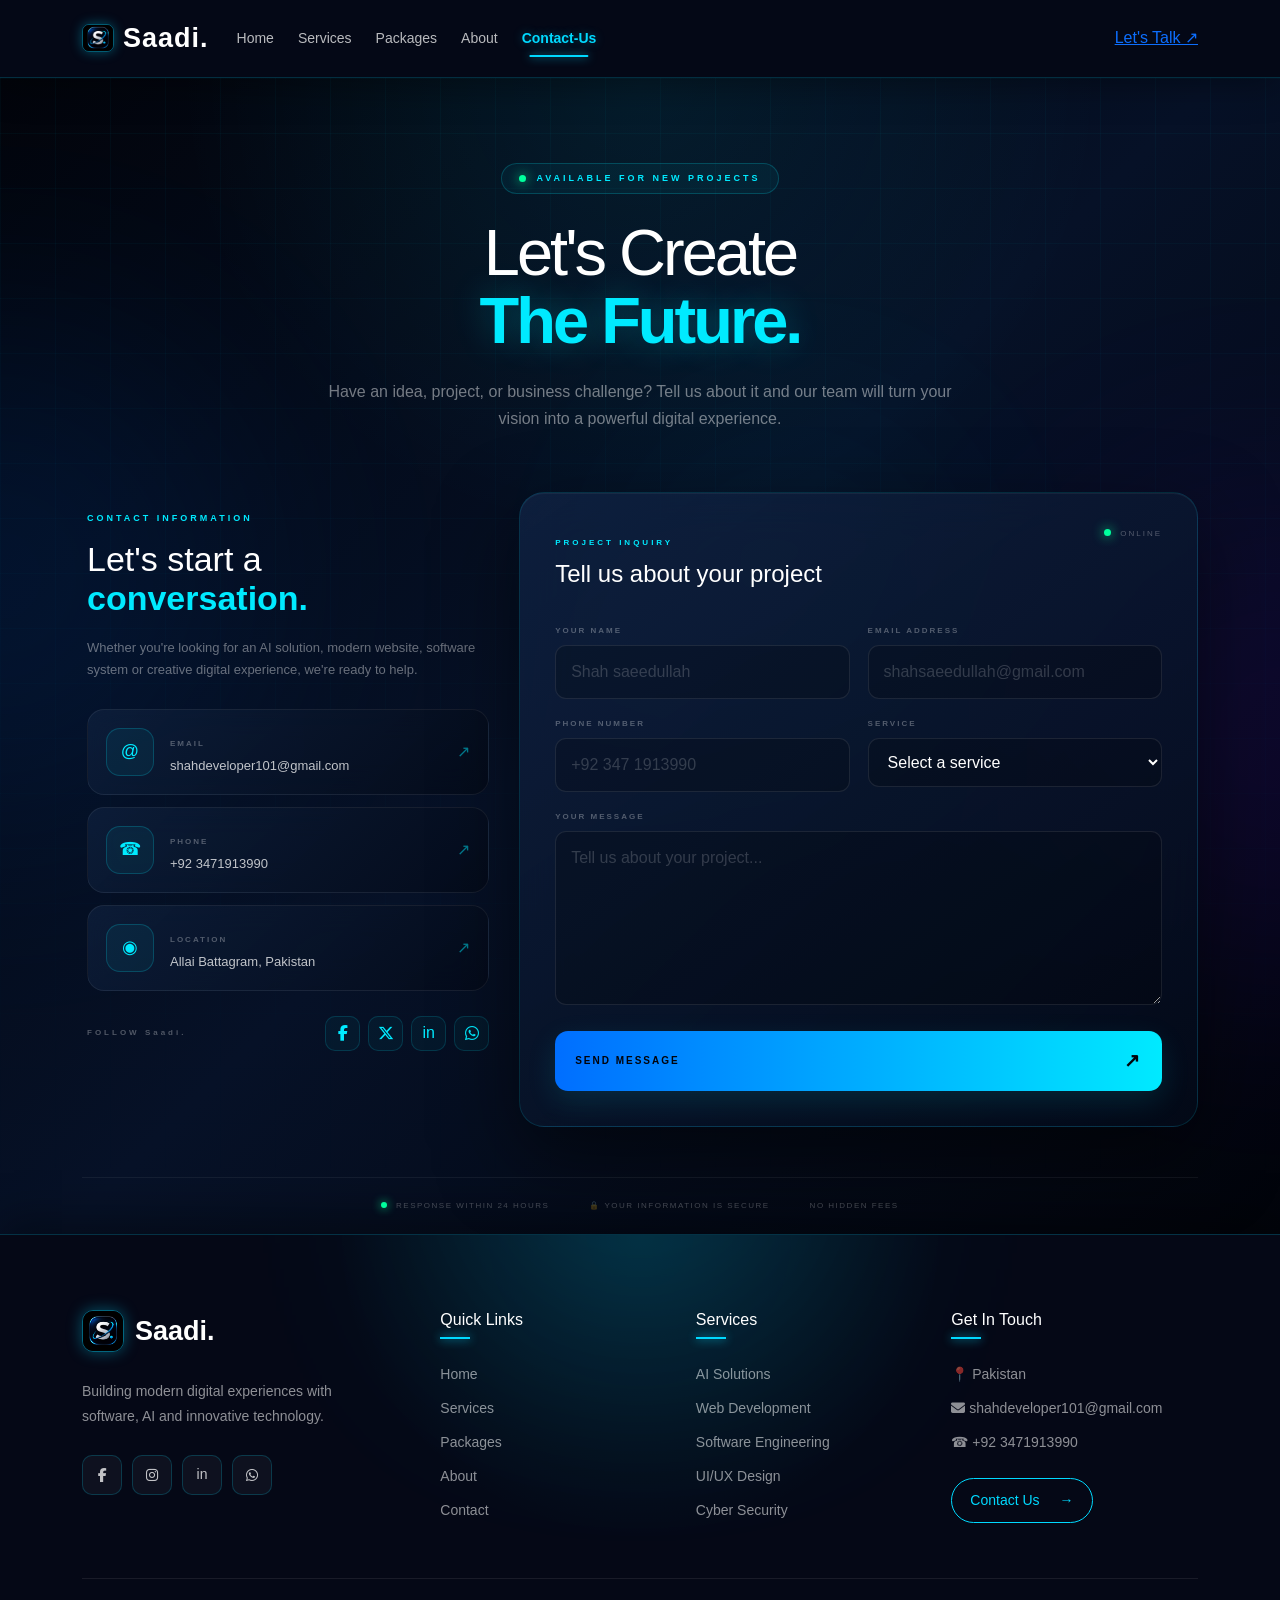
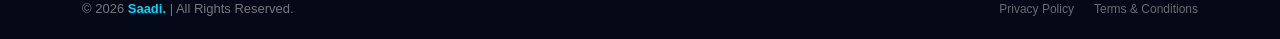
<file: contact.html>
<!DOCTYPE html>
<html lang="en">

<head>
    <meta charset="UTF-8">
    <meta name="viewport" content="width=device-width, initial-scale=1.0">

    <title>Contact-Us | Saadi.</title>

    <link href="https://cdn.jsdelivr.net/npm/bootstrap@5.0.2/dist/css/bootstrap.min.css"
        rel="stylesheet">
        <link rel="stylesheet"
      href="https://cdnjs.cloudflare.com/ajax/libs/font-awesome/6.5.2/css/all.min.css">

    <link rel="stylesheet" href="contact.css">
    <link rel="stylesheet" href="style.css">
    <link rel="stylesheet" href="nav.css">
    <link rel="stylesheet" href="footer.css">
    
</head>

<body>

    <!-- NAVBAR -->

    <nav class="navbar navbar-expand-lg navbar-dark sticky-top ">

        <div class="container">

            <a class="navbar-brand"  href="images/S.Logo.png" target="_main">
                <img src="images/S.Logo.png" alt="SF" width="34" height="28">
                Saadi.
            </a>

            <button class="navbar-toggler"
                type="button"
                data-bs-toggle="collapse"
                data-bs-target="#mainNavbar">

                <span class="navbar-toggler-icon"></span>

            </button>

            <div class="collapse navbar-collapse" id="mainNavbar">

                <ul class="navbar-nav me-auto">

                    <li class="nav-item">
                        <a class="nav-link" href="index.html">Home</a>
                    </li>

                    <li class="nav-item">
                        <a class="nav-link" href="services.html">Services</a>
                    </li>

                    <li class="nav-item">
                        <a class="nav-link" href="Pakages.html">Packages</a>
                    </li>

                      <li class="nav-item">
            <a class="nav-link " href="about.html" tabindex="-1">About</a>
          </li>

                    <li class="nav-item">
                        <a class="nav-link active" href="contact.html">Contact-Us</a>
                    </li>

                </ul>

                <a href="#contact-form" class="nav-button">
                    Let's Talk ↗
                </a>

            </div>

        </div>

    </nav>


    <!-- BACKGROUND EFFECTS -->

    <main class="contact-page">

        <div class="grid-background"></div>

        <div class="glow glow-blue"></div>
        <div class="glow glow-purple"></div>
        <div class="glow glow-cyan"></div>


        <!-- HERO -->

        <section class="contact-hero">

            <div class="container">

                <div class="hero-badge">
                    <span></span>
                    AVAILABLE FOR NEW PROJECTS
                </div>

                <h1>
                    Let's Create
                    <br>
                    <strong>The Future.</strong>
                </h1>

                <p>
                    Have an idea, project, or business challenge?
                    Tell us about it and our team will turn your vision
                    into a powerful digital experience.
                </p>

            </div>

        </section>


        <!-- CONTACT AREA -->

        <section class="contact-section">

            <div class="container">

                <div class="contact-wrapper">


                    <!-- LEFT -->

                    <div class="contact-left">

                        <div class="section-label">
                            CONTACT INFORMATION
                        </div>

                        <h2>
                            Let's start a
                            <span>conversation.</span>
                        </h2>

                        <p class="left-description">
                            Whether you're looking for an AI solution,
                            modern website, software system or creative
                            digital experience, we're ready to help.
                        </p>


                        <!-- EMAIL -->

                        <div class="contact-info-card">

                            <div class="contact-icon">
                                @
                            </div>

                            <div>

                                <small>EMAIL</small>

                                <h4>
                                    shahdeveloper101@gmail.com
                                </h4>

                            </div>

                            <div class="arrow">
                                ↗
                            </div>

                        </div>


                        <!-- PHONE -->

                        <div class="contact-info-card">

                            <div class="contact-icon">
                                ☎
                            </div>

                            <div>

                                <small>PHONE</small>

                                <h4>
                                    +92 3471913990
                                </h4>

                            </div>

                            <div class="arrow">
                                ↗
                            </div>

                        </div>


                        <!-- LOCATION -->

                        <div class="contact-info-card">

                            <div class="contact-icon">
                                ◉
                            </div>

                            <div>

                                <small>LOCATION</small>

                                <h4>
                                    Allai Battagram, Pakistan
                                </h4>

                            </div>

                            <div class="arrow">
                                ↗
                            </div>

                        </div>


                        <!-- SOCIAL -->

                        <div class="social-area">

                            <span>
                                FOLLOW Saadi.
                            </span>

                 <div class="social-icons">

                               
            
                    <a href="https://www.facebook.com/shah.saeedullah" target="_blank">
                    <i class="fab fa-facebook-f"></i>
                      </a>
                    <a href="#" class="twitter">
                      <i  class="fab fa-x-twitter"></i>
                    </a>
                    <a href="https://pk.linkedin.com/in/shah-saeedullah-88266942a?trk=people-guest_people_search-card">in</a>
                    <a href="https://wa.me/923471913990" target="_blank" class="whatsapp">
                    <i class="fab fa-whatsapp"></i>
                    </a>
                    
                

                 </div>

                        </div>

                    </div>


                    <!-- RIGHT FORM -->

                    <div class="form-container" id="contact-form">

                        <div class="form-header">

                            <div>

                                <span>
                                    PROJECT INQUIRY
                                </span>

                                <h2>
                                    Tell us about your project
                                </h2>

                            </div>

                            <div class="online">
                                <i></i>
                                ONLINE
                            </div>

                        </div>


                        <form>


                            <div class="form-row">

                                <div class="field">

                                    <label>
                                        YOUR NAME
                                    </label>

                                    <input
                                        type="text"
                                        placeholder="Shah saeedullah" required>

                                </div>


                                <div class="field">

                                    <label>
                                        EMAIL ADDRESS
                                    </label>

                                    <input
                                        type="email"
                                        placeholder="shahsaeedullah@gmail.com" required>

                                </div>

                            </div>


                            <div class="form-row">

                                <div class="field">

                                    <label>
                                        PHONE NUMBER
                                    </label>

                                    <input
                                        type="text"
                                        placeholder="+92 347 1913990" required>

                                </div>


                               <div class="field">

    <label>
        SERVICE
    </label>

    <select required>
        <option value="" disabled selected>
            Select a service
        </option>

        <option value="AI Solutions">
            AI Solutions
        </option>

        <option value="Web Development">
            Web Development
        </option>

        <option value="Software Engineering">
            Software Engineering
        </option>

        <option value="UI/UX Design">
            UI/UX Design
        </option>

        <option value="Digital Marketing">
            Digital Marketing
        </option>
    </select>

</div>

                            </div>


                            <div class="field">

                                <label>
                                    YOUR MESSAGE
                                </label>

                                <textarea
                                    rows="6"
                                    placeholder="Tell us about your project..." required></textarea>

                            </div>


                            <button class="send-btn">

                                <span>
                                    SEND MESSAGE
                                </span>

                                <b>↗</b>

                            </button>


                        </form>

                    </div>

                </div>

            </div>

        </section>


        <!-- BOTTOM BAR -->

        <div class="container">

            <div class="bottom-bar">

                <div>
                    <i></i>
                    RESPONSE WITHIN 24 HOURS
                </div>

                <div>
                    🔒 YOUR INFORMATION IS SECURE
                </div>

                <div>
                    NO HIDDEN FEES
                </div>

            </div>

        </div>

    </main>
   

     <footer class="advanced-footer">

    <div class="footer-glow"></div>

    <div class="container">

        <div class="footer-top">

            <!-- Brand -->
            <div class="footer-brand-box">

                <a href="index.html" class="footer-logo">
                    <img src="images/S.Logo.png" alt="Saadi Logo">
                    <span>Saadi.</span>
                </a>

                <p>
                    Building modern digital experiences with
                    software, AI and innovative technology.
                </p>

                <div class="social-links">
            
                    <a href="https://www.facebook.com/shah.saeedullah" target="_blank">
                    <i class="fab fa-facebook-f"></i>
                      </a>
                    <a href="#" class="instagram">
                      <i class="fab fa-instagram"></i>
                    </a>
                    <a href="https://pk.linkedin.com/in/shah-saeedullah-88266942a?trk=people-guest_people_search-card">in</a>
                    <a href="https://wa.me/923471913990" target="_blank" class="whatsapp">
                    <i class="fab fa-whatsapp"></i>
                    </a>
                    
                </div>

            </div>


            <!-- Quick Links -->
            <div class="footer-column">

                <h4>Quick Links</h4>

                <a href="index.html">Home</a>
                <a href="services.html">Services</a>
                <a href="Pakages.html">Packages</a>
                <a href="about.html">About</a>
                <a href="contact.html">Contact</a>

            </div>


            <!-- Services -->
            <div class="footer-column">

                <h4>Services</h4>

                <a href="AI.html">AI Solutions</a>
                <a href="services.html">Web Development</a>
                <a href="services.html">Software Engineering</a>
                <a href="services.html">UI/UX Design</a>
                <a href="services.html">Cyber Security</a>

            </div>


            <!-- Contact -->
            <div class="footer-column footer-contact">

                <h4>Get In Touch</h4>

                <p>📍 Pakistan</p>
                <p> <i class="fas fa-envelope"></i> shahdeveloper101@gmail.com</p>
                <p>☎ +92 3471913990</p>

                <a href="contact.html" class="footer-contact-btn">
                    Contact Us
                    <span>→</span>
                </a>

            </div>

        </div>


        <!-- Bottom -->
        <div class="footer-bottom">

            <p>
                © 2026 <strong>Saadi.</strong> | All Rights Reserved.
            </p>

            <div>
                <a href="#">Privacy Policy</a>
                <a href="#">Terms & Conditions</a>
            </div>

        </div>

    </div>

</footer>


    <script src="https://cdn.jsdelivr.net/npm/bootstrap@5.0.2/dist/js/bootstrap.bundle.min.js">
    </script>

</body>

</html>
</file>
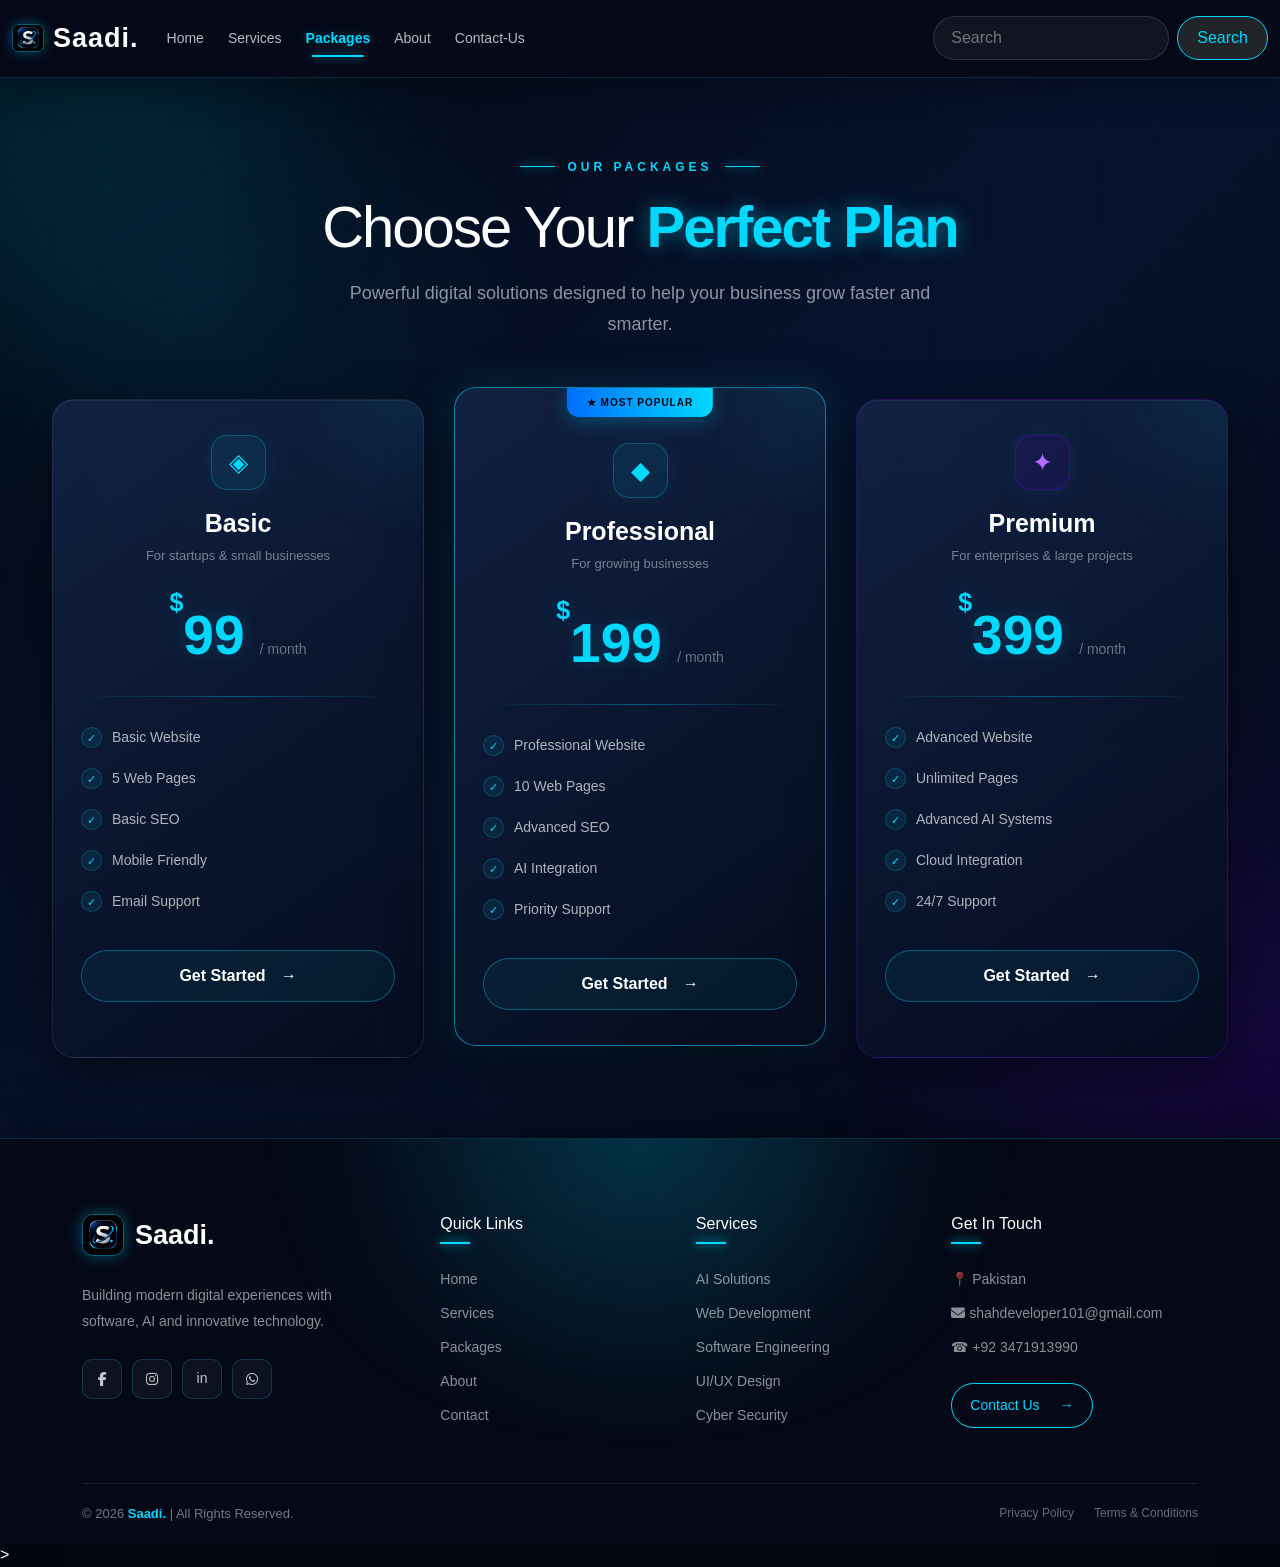
<file: Pakages.html>
<!DOCTYPE html>
<html lang="en">

<head>

    <meta charset="UTF-8">
    <meta name="viewport" content="width=device-width, initial-scale=1.0">

    <title>Packages | Saadi.</title>

    <link
        href="https://cdn.jsdelivr.net/npm/bootstrap@5.0.2/dist/css/bootstrap.min.css"
        rel="stylesheet">

        <link rel="stylesheet"
      href="https://cdnjs.cloudflare.com/ajax/libs/font-awesome/6.5.2/css/all.min.css">

    <link rel="stylesheet" href="style.css">
    <link rel="stylesheet" href="pakages.css">
    <link rel="stylesheet" href="nav.css">
    <link rel="stylesheet" href="footer.css">
    <link rel="stylesheet" href="search.js">
<style>
    
</style>
</head>


<body>


<!-- ================= NAVBAR ================= -->

<nav class="navbar navbar-expand-lg navbar-dark bg-primary sticky-top ">

    <div class="container-fluid">

        <a class="navbar-brand"  href="images/S.Logo.png" target="_main">
            <img src="images/S.Logo.png" width="30" height="24" alt="">
            Saadi.
        </a>

        <button
            class="navbar-toggler"
            type="button"
            data-bs-toggle="collapse"
            data-bs-target="#navbarSupportedContent">

            <span class="navbar-toggler-icon"></span>

        </button>


        <div class="collapse navbar-collapse"
             id="navbarSupportedContent">

            <ul class="navbar-nav me-auto mb-2 mb-lg-0">

                <li class="nav-item">
                    <a class="nav-link" href="index.html">
                        Home
                    </a>
                </li>

                <li class="nav-item">
                    <a class="nav-link" href="services.html">
                        Services
                    </a>
                </li>

                <li class="nav-item">
                    <a class="nav-link active" href="Pakages.html">
                        Packages
                    </a>
                </li>
                  <li class="nav-item">
            <a class="nav-link " href="about.html" tabindex="-1">About</a>
                   </li>
                <li class="nav-item">
                    <a class="nav-link" href="contact.html">
                        Contact-Us
                    </a>
                </li>

            </ul>


                <form class="d-flex" onsubmit="return false;">

    <input
        id="searchInput"
        class="form-control me-2"
        type="search"
        placeholder="Search"
        aria-label="Search">

    <button
        class="btn btn-outline-success bg-dark"
        type="button">

        Search

    </button>

</form>
        </div>

    </div>

</nav>



<!-- ================= PACKAGES ================= -->

<section class="packages-section">


    <!-- Background Decorations -->

    <div class="glow glow-one"></div>

    <div class="glow glow-two"></div>

    <div class="grid-background"></div>



    <div class="container packages-content">


        <!-- Heading -->

        <div class="packages-heading">

            <div class="small-title">
                <span></span>
                OUR PACKAGES
                <span></span>
            </div>

            <h1>
                Choose Your
                <strong>Perfect Plan</strong>
            </h1>

            <p>
                Powerful digital solutions designed to help
                your business grow faster and smarter.
            </p>

        </div>



        <!-- Pricing Boxes -->

        <div class="pricing-wrapper">


            <!-- ================= BASIC ================= -->

            <div class="pricing-card">


                <div class="card-top">

                    <div class="package-icon">
                        ◈
                    </div>

                    <h2>Basic</h2>

                    <p>
                        For startups & small businesses
                    </p>

                </div>


                <div class="price">

                    <sup>$</sup>99

                    <span>
                        / month
                    </span>

                </div>


                <div class="line"></div>


                <ul class="features">

                    <li>
                        <span>✓</span>
                        Basic Website
                    </li>

                    <li>
                        <span>✓</span>
                        5 Web Pages
                    </li>

                    <li>
                        <span>✓</span>
                        Basic SEO
                    </li>

                    <li>
                        <span>✓</span>
                        Mobile Friendly
                    </li>

                    <li>
                        <span>✓</span>
                        Email Support
                    </li>

                </ul>


                <a href="#" class="package-btn">
                    Get Started
                    <span>→</span>
                </a>


            </div>



            <!-- ================= PROFESSIONAL ================= -->

            <div class="pricing-card featured">


                <div class="popular-label">
                    ★ MOST POPULAR
                </div>


                <div class="card-top">

                    <div class="package-icon">
                        ◆
                    </div>

                    <h2>Professional</h2>

                    <p>
                        For growing businesses
                    </p>

                </div>


                <div class="price">

                    <sup>$</sup>199

                    <span>
                        / month
                    </span>

                </div>


                <div class="line"></div>


                <ul class="features">

                    <li>
                        <span>✓</span>
                        Professional Website
                    </li>

                    <li>
                        <span>✓</span>
                        10 Web Pages
                    </li>

                    <li>
                        <span>✓</span>
                        Advanced SEO
                    </li>

                    <li>
                        <span>✓</span>
                        AI Integration
                    </li>

                    <li>
                        <span>✓</span>
                        Priority Support
                    </li>

                </ul>


                <a href="#" class="package-btn">
                    Get Started
                    <span>→</span>
                </a>


            </div>



            <!-- ================= PREMIUM ================= -->

            <div class="pricing-card premium">


                <div class="card-top">

                    <div class="package-icon">
                        ✦
                    </div>

                    <h2>Premium</h2>

                    <p>
                        For enterprises & large projects
                    </p>

                </div>


                <div class="price">

                    <sup>$</sup>399

                    <span>
                        / month
                    </span>

                </div>


                <div class="line"></div>


                <ul class="features">

                    <li>
                        <span>✓</span>
                        Advanced Website
                    </li>

                    <li>
                        <span>✓</span>
                        Unlimited Pages
                    </li>

                    <li>
                        <span>✓</span>
                        Advanced AI Systems
                    </li>

                    <li>
                        <span>✓</span>
                        Cloud Integration
                    </li>

                    <li>
                        <span>✓</span>
                        24/7 Support
                    </li>

                </ul>


                <a href="#" class="package-btn">
                    Get Started
                    <span>→</span>
                </a>


            </div>


        </div>

    </div>

</section>







 <footer class="advanced-footer">

    <div class="footer-glow"></div>

    <div class="container">

        <div class="footer-top">

            <!-- Brand -->
            <div class="footer-brand-box">

                <a href="index.html" class="footer-logo">
                    <img src="images/S.Logo.png" alt="Saadi Logo">
                    <span>Saadi.</span>
                </a>

                <p>
                    Building modern digital experiences with
                    software, AI and innovative technology.
                </p>

                <div class="social-links">
            
                    <a href="https://www.facebook.com/shah.saeedullah" target="_blank">
                    <i class="fab fa-facebook-f"></i>
                      </a>
                    <a href="#" class="instagram">
                      <i class="fab fa-instagram"></i>
                    </a>
                    <a href="https://pk.linkedin.com/in/shah-saeedullah-88266942a?trk=people-guest_people_search-card">in</a>
                    <a href="https://wa.me/923471913990" target="_blank" class="whatsapp">
                    <i class="fab fa-whatsapp"></i>
                    </a>
                    
                </div>

            </div>


            <!-- Quick Links -->
            <div class="footer-column">

                <h4>Quick Links</h4>

                <a href="index.html">Home</a>
                <a href="services.html">Services</a>
                <a href="Pakages.html">Packages</a>
                <a href="about.html">About</a>
                <a href="contact.html">Contact</a>

            </div>


            <!-- Services -->
            <div class="footer-column">

                <h4>Services</h4>

                <a href="AI.html">AI Solutions</a>
                <a href="services.html">Web Development</a>
                <a href="services.html">Software Engineering</a>
                <a href="services.html">UI/UX Design</a>
                <a href="services.html">Cyber Security</a>

            </div>


            <!-- Contact -->
            <div class="footer-column footer-contact">

                <h4>Get In Touch</h4>

                <p>📍 Pakistan</p>
                <p> <i class="fas fa-envelope"></i> shahdeveloper101@gmail.com</p>
                <p>☎ +92 3471913990</p>

                <a href="contact.html" class="footer-contact-btn">
                    Contact Us
                    <span>→</span>
                </a>

            </div>

        </div>


        <!-- Bottom -->
        <div class="footer-bottom">

            <p>
                © 2026 <strong>Saadi.</strong> | All Rights Reserved.
            </p>

            <div>
                <a href="#">Privacy Policy</a>
                <a href="#">Terms & Conditions</a>
            </div>

        </div>

    </div>

</footer>>



<script
src="https://cdn.jsdelivr.net/npm/bootstrap@5.0.2/dist/js/bootstrap.bundle.min.js">
</script>


<script src="https://cdn.jsdelivr.net/npm/bootstrap@5.0.2/dist/js/bootstrap.bundle.min.js"></script>

<script src="search.js"></script>


</body>

</html>
</file>
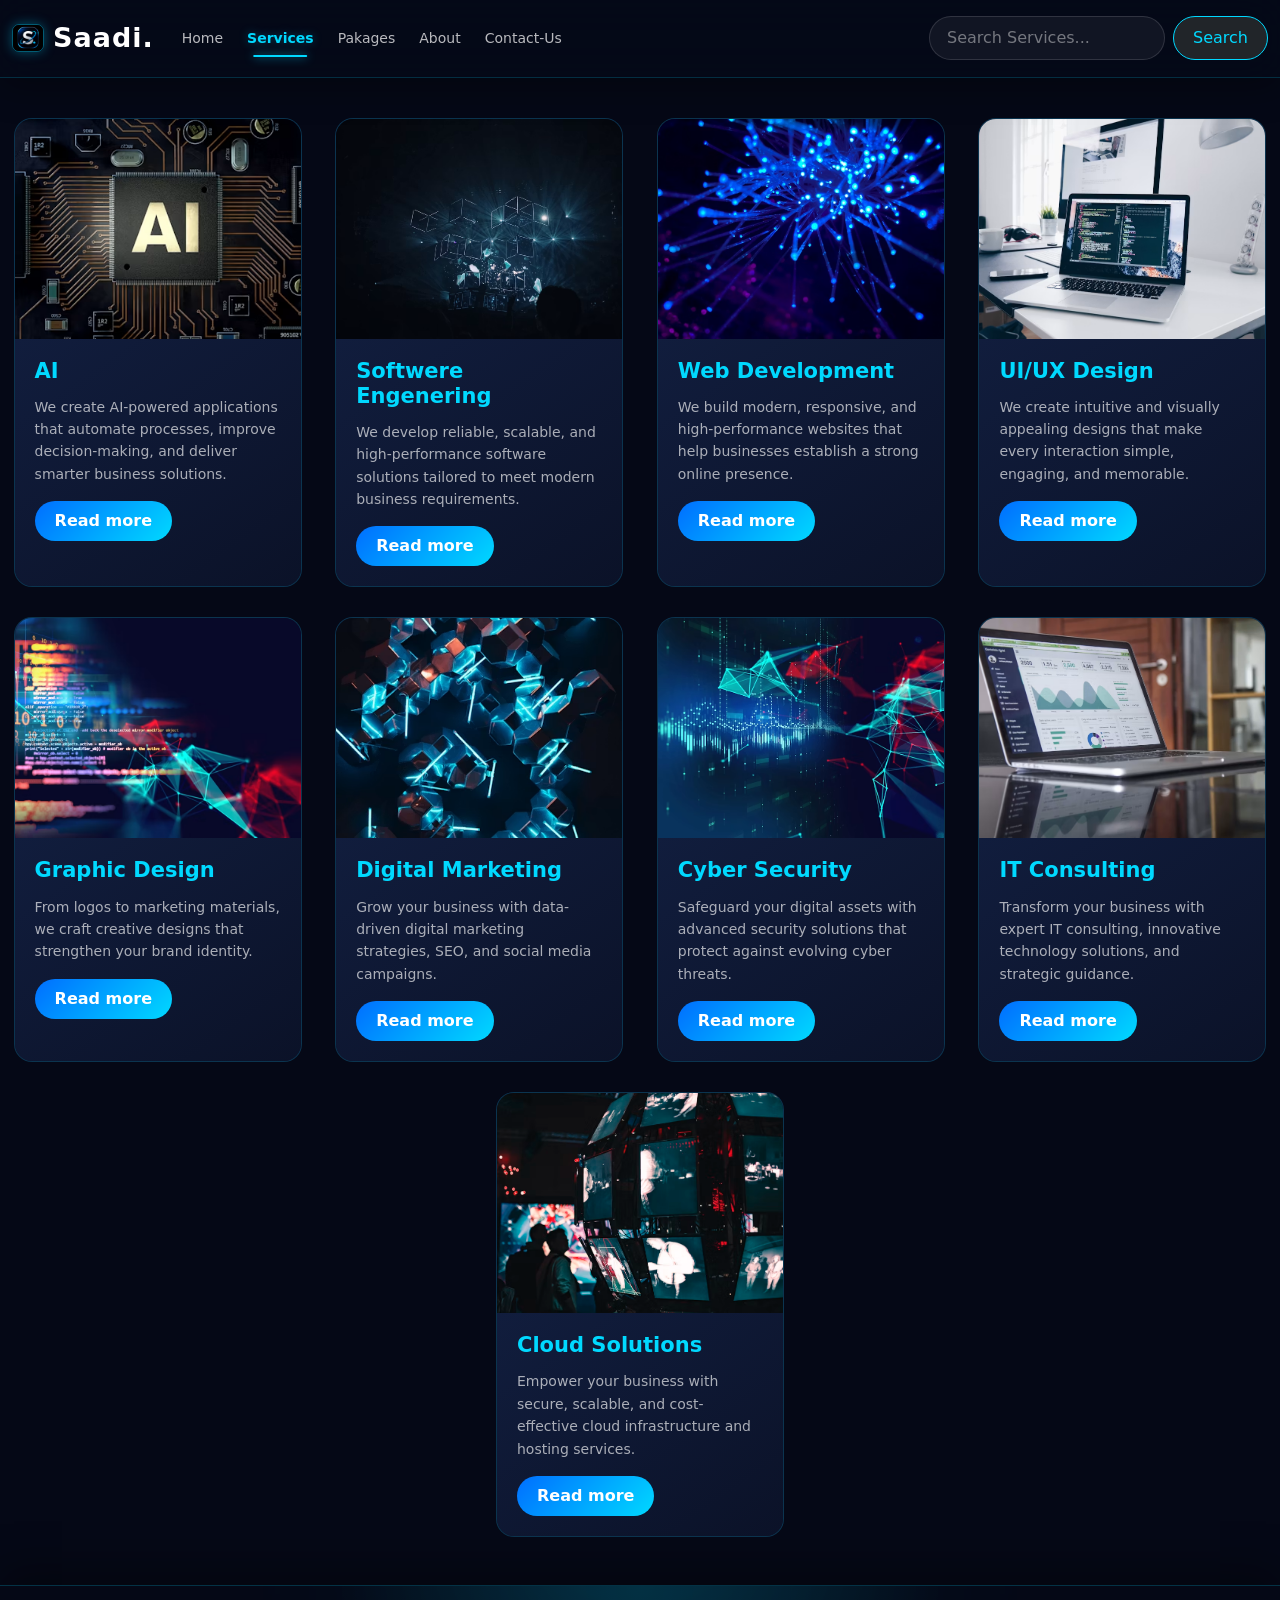
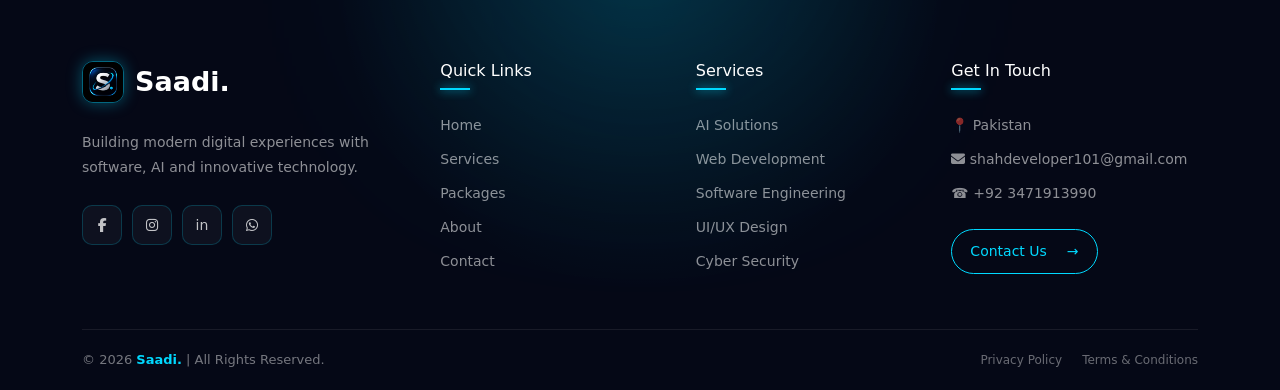
<file: services.html>
<!DOCTYPE html>
<html lang="en">

<head>
    <meta charset="UTF-8">
    <meta name="viewport" content="width=device-width, initial-scale=1.0">
    <title>Services | Saadi.</title>
     <link href="https://cdn.jsdelivr.net/npm/bootstrap@5.0.2/dist/css/bootstrap.min.css" rel="stylesheet"
    integrity="sha384-EVSTQN3/azprG1Anm3QDgpJLIm9Nao0Yz1ztcQTwFspd3yD65VohhpuuCOmLASjC" crossorigin="anonymous">
    <link rel="stylesheet"
      href="https://cdnjs.cloudflare.com/ajax/libs/font-awesome/6.5.2/css/all.min.css">
  <link rel="stylesheet" href="style.css">
  <link rel="stylesheet" href="nav.css">
  <link rel="stylesheet" href="footer.css">
  <link rel="stylesheet" href="search.js">
  <style>
       body{
            background:  #050816;
       }
       .search-highlight {
    background: #00d9ff;
    color: #050816;
    padding: 2px 5px;
    border-radius: 5px;
    font-weight: 700;

    box-shadow:
        0 0 10px rgba(0, 217, 255, .7);
}


.search-highlight {
    background: #451cff;
    color: #050816;

    padding: 2px 5px;

    border-radius: 5px;

    font-weight: 700;

    box-shadow:
        0 0 8px rgba(0, 217, 255, 0.6);

    animation: searchGlow 1s ease-in-out;
}

@keyframes searchGlow {

    0% {
        box-shadow:
            0 0 0 rgba(0, 217, 255, 0);
    }

    50% {
        box-shadow:
            0 0 18px rgba(0, 217, 255, 0.9);
    }

    100% {
        box-shadow:
            0 0 8px rgba(0, 217, 255, 0.6);
    }

}
  </style>
</head>

<body>

     <nav class="navbar navbar-expand-lg  navbar-dark bg-primary sticky-top ">
    <div class="container-fluid">
      <a class="navbar-brand"  href="images/S.Logo.png" target="_main">
        <img src="images/S.Logo.png" alt="" width="30" height="24"> Saadi.
      </a>
      <button class="navbar-toggler" type="button" data-bs-toggle="collapse" data-bs-target="#navbarSupportedContent"
        aria-controls="navbarSupportedContent" aria-expanded="false" aria-label="Toggle navigation">
        <span class="navbar-toggler-icon"></span>
      </button>
      <div class="collapse navbar-collapse" id="navbarSupportedContent">
        <ul class="navbar-nav me-auto mb-2 mb-lg-0">
          <li class="nav-item">
            <a class="nav-link " aria-current="page" href="index.html">Home</a>
          </li>
          <li class="nav-item" >
            <a class="nav-link active"  href="services.html" >Services</a>
          </li>

          <li class="nav-item">
            <a class="nav-link " href="Pakages.html" tabindex="-1">Pakages</a>
          </li>

            <li class="nav-item">
            <a class="nav-link " href="about.html" tabindex="-1">About</a>
          </li>
          <li class="nav-item">
            <a class="nav-link " href="contact.html" tabindex="-1">Contact-Us</a>
          </li>
        </ul>
       <form class="d-flex" id="searchForm">

    <input
        id="searchInput"
        class="form-control me-2"
        type="search"
        placeholder="Search Services..."
        aria-label="Search">

    <button
        class="btn btn-outline-success bg-dark"
        type="submit">
        Search
    </button>

</form>

      </div>
    </div>
  </nav>

<section class="services"  >
    <div class="card service-card" style="width: 18rem;">
      <img  src="card images/1.jpg" class="card-img-top" alt="...">
      <div class="card-body">
        <h5 class="card-title">AI</h5>
        <p class="card-text">We create AI-powered applications that automate processes, improve decision-making, and deliver smarter business solutions.</p>
        <a href="AI.html" class="btn btn-primary" target="_main">Read more</a>
      </div>
    </div>
    <div class="card  service-card" style="width: 18rem;">
      <img src="card images/2.jpg" class="card-img-top" alt="...">
      <div class="card-body">
        <h5 class="card-title">Softwere Engenering</h5>
        <p class="card-text">We develop reliable, scalable, and high-performance software solutions tailored to meet modern business requirements.</p>
        <a href="#" class="btn btn-primary">Read more</a>
      </div>
    </div>
    <div class="card   service-card" style="width: 18rem;">
      <img src="card images/3.jpg" class="card-img-top" alt="...">
      <div class="card-body">
        <h5 class="card-title">Web Development</h5>
        <p class="card-text">We build modern, responsive, and high-performance websites that help businesses establish a strong online presence.</p>
        <a href="#" class="btn btn-primary">Read more</a>
      </div>
    </div>

    <div class="card service-card" style="width: 18rem;">
      <img src="card images/4.jpg" class="card-img-top" alt="...">
      <div class="card-body">
        <h5 class="card-title">UI/UX Design</h5>
        <p class="card-text">We create intuitive and visually appealing designs that make every interaction simple, engaging, and memorable.</p>
        <a href="#" class="btn btn-primary">Read more</a>
      </div>
    </div>

    
    <div class="card service-card" style="width: 18rem;">
      <img src="card images/5.jpg" class="card-img-top" alt="...">
      <div class="card-body">
        <h5 class="card-title">Graphic Design</h5>
        <p class="card-text">From logos to marketing materials, we craft creative designs that strengthen your brand identity.</p>
        <a href="#" class="btn btn-primary">Read more</a>
      </div>
    </div>



    <div class="card service-card" style="width: 18rem;">
      <img src="card images/6.jpg" class="card-img-top" alt="...">
      <div class="card-body">
        <h5 class="card-title">Digital Marketing</h5>
        <p class="card-text">Grow your business with data-driven digital marketing strategies, SEO, and social media campaigns.</p>
        <a href="#" class="btn btn-primary">Read more</a>
      </div>
    </div>
    

    <div class="card service-card" style="width: 18rem;">
      <img src="card images/7.jpg" class="card-img-top" alt="...">
      <div class="card-body">
        <h5 class="card-title">Cyber Security</h5>
        <p class="card-text">Safeguard your digital assets with advanced security solutions that protect against evolving cyber threats.</p>
        <a href="#" class="btn btn-primary">Read more</a>
      </div>
    </div>
    

    <div class="card service-card" style="width: 18rem;">
      <img src="card images/8.jpg" class="card-img-top" alt="...">
      <div class="card-body">
        <h5 class="card-title">IT Consulting</h5>
        <p class="card-text">Transform your business with expert IT consulting, innovative technology solutions, and strategic guidance.</p>
        <a href="#" class="btn btn-primary">Read more</a>
      </div>
    </div>
    

    <div class="card service-card" style="width: 18rem;">
      <img src="card images/9.jpg" class="card-img-top" alt="...">
      <div class="card-body">
        <h5 class="card-title">Cloud Solutions</h5>
        <p class="card-text">Empower your business with secure, scalable, and cost-effective cloud infrastructure and hosting services.</p>
        <a href="#" class="btn btn-primary">Read more</a>
      </div>
    </div>
  </section>
<br>
<br>







   <footer class="advanced-footer">

    <div class="footer-glow"></div>

    <div class="container">

        <div class="footer-top">

            <!-- Brand -->
            <div class="footer-brand-box">

                <a href="index.html" class="footer-logo">
                    <img src="images/S.Logo.png" alt="Saadi Logo">
                    <span>Saadi.</span>
                </a>

                <p>
                    Building modern digital experiences with
                    software, AI and innovative technology.
                </p>

                <div class="social-links">
            
                    <a href="https://www.facebook.com/shah.saeedullah" target="_blank">
                    <i class="fab fa-facebook-f"></i>
                      </a>
                    <a href="#" class="instagram">
                      <i class="fab fa-instagram"></i>
                    </a>
                    <a href="https://pk.linkedin.com/in/shah-saeedullah-88266942a?trk=people-guest_people_search-card">in</a>
                    <a href="https://wa.me/923471913990" target="_blank" class="whatsapp">
                    <i class="fab fa-whatsapp"></i>
                    </a>
                    
                </div>

            </div>


            <!-- Quick Links -->
            <div class="footer-column">

                <h4>Quick Links</h4>

                <a href="index.html">Home</a>
                <a href="services.html">Services</a>
                <a href="Pakages.html">Packages</a>
                <a href="about.html">About</a>
                <a href="contact.html">Contact</a>

            </div>


            <!-- Services -->
            <div class="footer-column">

                <h4>Services</h4>

                <a href="AI.html">AI Solutions</a>
                <a href="services.html">Web Development</a>
                <a href="services.html">Software Engineering</a>
                <a href="services.html">UI/UX Design</a>
                <a href="services.html">Cyber Security</a>

            </div>


            <!-- Contact -->
            <div class="footer-column footer-contact">

                <h4>Get In Touch</h4>

                <p>📍 Pakistan</p>
                <p> <i class="fas fa-envelope"></i> shahdeveloper101@gmail.com</p>
                <p>☎ +92 3471913990</p>

                <a href="contact.html" class="footer-contact-btn">
                    Contact Us
                    <span>→</span>
                </a>

            </div>

        </div>


        <!-- Bottom -->
        <div class="footer-bottom">

            <p>
                © 2026 <strong>Saadi.</strong> | All Rights Reserved.
            </p>

            <div>
                <a href="#">Privacy Policy</a>
                <a href="#">Terms & Conditions</a>
            </div>

        </div>

    </div>

</footer>



<script>

const searchInput = document.getElementById("searchInput");
const cards = document.querySelectorAll(".services .card");

searchInput.addEventListener("input", function () {

    const searchValue = this.value.trim();

    cards.forEach(card => {

        // Original text save karna
        const title = card.querySelector(".card-title");
        const text = card.querySelector(".card-text");

        // Original content restore
        if (!title.dataset.original) {
            title.dataset.original = title.innerHTML;
        }

        if (!text.dataset.original) {
            text.dataset.original = text.innerHTML;
        }

        title.innerHTML = title.dataset.original;
        text.innerHTML = text.dataset.original;

        // Agar search empty hai
        if (searchValue === "") {
            return;
        }

        // Search word highlight
        const regex = new RegExp(
            "(" + searchValue.replace(/[.*+?^${}()|[\]\\]/g, "\\$&") + ")",
            "gi"
        );

        title.innerHTML = title.innerHTML.replace(
            regex,
            '<mark class="search-highlight">$1</mark>'
        );

        text.innerHTML = text.innerHTML.replace(
            regex,
            '<mark class="search-highlight">$1</mark>'
        );

    });

});

</script>



    <script src="https://cdn.jsdelivr.net/npm/bootstrap@5.0.2/dist/js/bootstrap.bundle.min.js"
        integrity="sha384-MrcW6ZMFYlzcLA8Nl+NtUVF0sA7MsXsP1UyJoMp4YLEuNSfAP+JcXn/tWtIaxVXM"
        crossorigin="anonymous">
    </script>

    <script src="https://cdn.jsdelivr.net/npm/bootstrap@5.0.2/dist/js/bootstrap.bundle.min.js"></script>

<script src="search.js"></script>

</body>

</html>
</file>
<file: style.css>
.services {
    display: flex;
    flex-wrap: wrap;
    gap: 10px 20px;
    justify-content: space-evenly;
    margin-top: 20px;
    background-color: #050816;
}
.services .card {
    width: 18rem;
    background: #0d1630;
    color: white;
    border: 1px solid rgba(0,217,255,.15);
    border-radius: 18px;
    overflow: hidden;
    transition: .4s;
}

.card-body {

    background-color: #b2bef5;
}
.card-img-top{
    width: 100%;
    height: 220px;
    object-fit: cover;
   

}
.card {
    background: transparent;
    border: none;
    margin-top: 20px;}


 .card > .card {
    width: 18rem;
    background: #0d1630;
    color: white;

    border: 1px solid rgba(0, 217, 255, 0.15);
    border-radius: 18px;

    overflow: hidden;

    box-shadow:
        0 10px 30px rgba(0, 0, 0, 0.35);

    transition: all 0.4s ease;
}

.card > .card:hover {
    transform: translateY(-10px);

    border-color: rgba(0, 217, 255, 0.6);

    box-shadow:
        0 15px 40px rgba(0, 217, 255, 0.18),
        0 0 25px rgba(0, 217, 255, 0.1);
}



.card-img-top {
    width: 100%;
    height: 220px;
    object-fit: cover;

    transition: 0.5s ease;
}

.card > .card:hover .card-img-top {
    transform: scale(1.08);}

    .card-body {
    background: linear-gradient(
        145deg,
        #111d3d,
        #0b1228
    );

    padding: 20px;
}




.card-title {
    color: #00d9ff;

    font-size: 21px;
    font-weight: 700;

    margin-bottom: 12px;

    transition: 0.3s;
}

.card > .card:hover .card-title {
    text-shadow:
        0 0 12px rgba(0, 217, 255, 0.6);
}


/* Description */

.card-text {
    color: rgba(255,255,255,0.65);

    line-height: 1.6;

    font-size: 14px;
}


/* Button */

.card .btn-primary {
    background: linear-gradient(
        135deg,
        #006eff,
        #00d9ff
    );

    border: none;

    border-radius: 30px;

    padding: 8px 20px;

    font-weight: 600;

    transition: 0.3s;
}

.card .btn-primary:hover {
    transform: translateY(-3px);

    box-shadow:
        0 8px 20px rgba(0, 217, 255, 0.35);
}




.carousel-item img {
    width: 100%;
    height: 400px;
    object-fit: cover;
    
}

.carousel-caption{
    font-weight: bold;
   color: rgb(5, 250, 66);
    text-decoration:solid ;
    
}




.scrollspy-example{
    height: 500px;
    overflow-y: auto;
    position: relative;
}
/* ================= MOBILE CARDS ================= */

@media (max-width: 767px) {

    .services {
        display: grid;
        grid-template-columns: repeat(2, 1fr);
        gap: 15px;
        padding: 15px 10px;
    }

    .services .card {
        width: 100% !important;
        margin-top: 0;
        border-radius: 14px;
    }

    .card-img-top {
        height: 130px;
    }

    .card-body {
        padding: 13px;
    }

    .card-title {
        font-size: 16px;
        margin-bottom: 8px;
    }

    .card-text {
        font-size: 11px;
        line-height: 1.5;
    }

    .card .btn-primary {
        font-size: 11px;
        padding: 6px 13px;
    }
}
</file>
<file: about.css>
/* =================================================
   ADVANCED SF INNOVATION PAGE
================================================= */

.advanced-hero {

    position: relative;

    height: 720px;

    overflow: hidden;

    background: #02040b;

}


/* IMAGE */

.hero-image {

    width: 100%;

    height: 720px;

    object-fit: cover;

    filter:
        brightness(.42)
        saturate(.85);

    transform: scale(1.02);

    transition:
        transform 6s ease;
}

.carousel-item.active .hero-image {

    transform: scale(1.08);

}


/* DARK OVERLAY */

.hero-overlay {

    position: absolute;

    inset: 0;

    background:

        linear-gradient(
            90deg,
            rgba(2,4,11,.98) 0%,
            rgba(2,4,11,.75) 40%,
            rgba(2,4,11,.25) 75%,
            rgba(2,4,11,.85) 100%
        ),

        linear-gradient(
            0deg,
            #02040b 0%,
            transparent 40%
        );

}


/* HERO CONTENT */

.hero-content {

    position: absolute;

    left: 9%;

    top: 50%;

    transform:
        translateY(-50%);

    max-width: 650px;

    z-index: 5;

}

.hero-tag {

    display: inline-flex;

    align-items: center;

    gap: 10px;

    color: #00eaff;

    font-size: 10px;

    font-weight: 800;

    letter-spacing: 3px;

    margin-bottom: 20px;

}

.hero-tag span {

    width: 30px;

    height: 1px;

    background: #00eaff;

    box-shadow:
        0 0 15px #00eaff;

}


.hero-content h1 {

    font-size: 70px;

    line-height: 1;

    font-weight: 300;

    letter-spacing: -4px;

    margin: 0;

}

.hero-content h1 strong {

    display: block;

    color: #00eaff;

    font-weight: 800;

    text-shadow:
        0 0 40px
        rgba(0,234,255,.35);

}


.hero-content p {

    max-width: 560px;

    margin:

        25px 0;

    color:

        rgba(255,255,255,.55);

    font-size: 16px;

    line-height: 1.8;

}


/* BUTTON */

.hero-button {

    display: inline-flex;

    align-items: center;

    gap: 30px;

    padding: 14px 22px;

    color: white;

    text-decoration: none;

    font-size: 11px;

    font-weight: 800;

    letter-spacing: 1px;

    border-radius: 50px;

    background:

        rgba(0,234,255,.08);

    border:

        1px solid
        rgba(0,234,255,.35);

    backdrop-filter: blur(10px);

    transition: .4s;

}

.hero-button span {

    color: #00eaff;

    font-size: 20px;

}

.hero-button:hover {

    color: #02040b;

    background: #00eaff;

    transform:
        translateY(-4px);

    box-shadow:

        0 10px 40px
        rgba(0,234,255,.3);

}

.hero-button:hover span {

    color: #02040b;

}


/* CAROUSEL ARROWS */

.custom-arrow {

    display: flex;

    align-items: center;

    justify-content: center;

    width: 55px;

    height: 55px;

    border-radius: 50%;

    color: #00eaff;

    font-size: 22px;

    background:

        rgba(0,0,0,.3);

    border:

        1px solid
        rgba(0,234,255,.25);

    backdrop-filter: blur(10px);

    transition: .3s;

}

.custom-arrow:hover {

    color: #02040b;

    background: #00eaff;

}


/* INDICATORS */

.carousel-indicators {

    z-index: 10;

}

.carousel-indicators button {

    width: 35px !important;

    height: 3px !important;

    border: 0 !important;

    margin: 0 5px !important;

    background: rgba(255,255,255,.3);

}

.carousel-indicators .active {

    background: #00eaff;

    box-shadow:
        0 0 12px #00eaff;

}


/* HERO STATS */

.hero-stats {

    position: absolute;

    z-index: 20;

    bottom: 0;

    left: 0;

    right: 0;

    display: flex;

    align-items: center;

    gap: 55px;

    padding: 25px 9%;

    background:

        linear-gradient(
            90deg,
            rgba(2,4,11,.95),
            rgba(2,4,11,.5),
            rgba(2,4,11,.95)
        );

    border-top:
        1px solid
        rgba(255,255,255,.08);

    backdrop-filter:
        blur(15px);

}

.hero-stats div {

    display: flex;

    flex-direction: column;

}

.hero-stats strong {

    color: #00eaff;

    font-size: 25px;

}

.hero-stats span {

    color:
        rgba(255,255,255,.35);

    font-size: 9px;

    letter-spacing: 1px;

}

.hero-stats .scroll-text {

    margin-left: auto;

    color:
        rgba(255,255,255,.25);

    font-size: 9px;

    letter-spacing: 3px;

}


/* =================================================
   INNOVATION SECTION
================================================= */

.innovation-section {

    position: relative;

    padding: 120px 0;

    color: white;

    background:

        radial-gradient(
            circle at 70% 20%,
            rgba(0,234,255,.06),
            transparent 25%
        ),

        #02040b;

}


/* SIDEBAR */

.innovation-sidebar {

    position: sticky;

    top: 100px;

    padding: 25px;

    border-radius: 20px;

    background:

        rgba(8,18,35,.6);

    border:

        1px solid
        rgba(255,255,255,.07);

    backdrop-filter:
        blur(20px);

}

.sidebar-title {

    padding-bottom: 20px;

    margin-bottom: 15px;

    border-bottom:
        1px solid
        rgba(255,255,255,.07);

}

.sidebar-title span {

    color: #00eaff;

    font-size: 8px;

    letter-spacing: 3px;

}

.sidebar-title h3 {

    margin-top: 8px;

    font-size: 20px;

}


/* NAV */

.innovation-sidebar .nav-link {

    display: flex;

    align-items: center;

    gap: 15px;

    padding: 12px 10px;

    margin: 4px 0;

    color:
        rgba(255,255,255,.35) !important;

    border-radius: 10px;

    font-size: 12px;

    transition: .3s;

}

.innovation-sidebar .nav-link span {

    color:
        rgba(255,255,255,.2);

    font-size: 9px;

}

.innovation-sidebar .nav-link:hover {

    color: white !important;

    background:
        rgba(0,234,255,.05);

}

.innovation-sidebar .nav-link.active {

    color: #00eaff !important;

    background:
        linear-gradient(
            90deg,
            rgba(0,234,255,.1),
            transparent
        );

    border-left:
        2px solid #00eaff;

}


/* CONTENT */

.innovation-content {

    position: relative;

    max-height: 720px;

    overflow-y: auto;

    padding-right: 30px;

    scroll-behavior: smooth;

}


/* SCROLLBAR */

.innovation-content::-webkit-scrollbar {

    width: 4px;

}

.innovation-content::-webkit-scrollbar-track {

    background: transparent;

}

.innovation-content::-webkit-scrollbar-thumb {

    background: #00eaff;

    border-radius: 10px;

}


/* CONTENT BLOCK */

.content-block {

    display: grid;

    grid-template-columns: 70px 1fr;

    gap: 25px;

    min-height: 500px;

    padding: 35px 0 80px;

    border-bottom:
        1px solid
        rgba(255,255,255,.06);

}

.content-number {

    color:
        rgba(0,234,255,.35);

    font-size: 13px;

    font-weight: 800;

    letter-spacing: 2px;

}

.content-label {

    color: #00eaff;

    font-size: 9px;

    font-weight: 800;

    letter-spacing: 3px;

    margin-bottom: 15px;

}

.content-block h2 {

    font-size: 45px;

    font-weight: 300;

    line-height: 1.1;

}

.content-block h2 span {

    color: #00eaff;

    font-weight: 800;

}

.content-block p {

    max-width: 700px;

    color:
        rgba(255,255,255,.45);

    line-height: 1.9;

    font-size: 14px;

}


/* FEATURE BOXES */

.feature-grid {

    display: grid;

    grid-template-columns: 1fr 1fr;

    gap: 15px;

    margin-top: 30px;

}

.feature-box {

    padding: 22px;

    border-radius: 15px;

    background:
        rgba(255,255,255,.025);

    border:
        1px solid
        rgba(255,255,255,.07);

    transition: .3s;

}

.feature-box:hover {

    transform:
        translateY(-5px);

    border-color:
        rgba(0,234,255,.3);

}

.feature-box span {

    color: #00eaff;

    font-size: 22px;

}

.feature-box h4 {

    margin-top: 12px;

    font-size: 15px;

}

.feature-box p {

    font-size: 11px;

    line-height: 1.6;

}


/* PROGRESS */

.progress-item {

    margin-top: 25px;

}

.progress-item > div:first-child {

    display: flex;

    justify-content: space-between;

    color:
        rgba(255,255,255,.5);

    font-size: 11px;

    margin-bottom: 7px;

}

.progress-item b {

    color: #00eaff;

}

.progress {

    height: 4px;

    background:
        rgba(255,255,255,.07);

}

.progress div {

    height: 100%;

    background:
        linear-gradient(
            90deg,
            #006eff,
            #00eaff
        );

    box-shadow:
        0 0 12px
        rgba(0,234,255,.4);

}


/* TECH TAGS */

.tech-tags {

    display: flex;

    flex-wrap: wrap;

    gap: 10px;

    margin-top: 30px;

}

.tech-tags span {

    padding: 10px 15px;

    border-radius: 30px;

    color: #00eaff;

    font-size: 10px;

    background:
        rgba(0,234,255,.05);

    border:
        1px solid
        rgba(0,234,255,.15);

}


/* PROCESS */

.process-grid {

    display: grid;

    grid-template-columns:
        repeat(4,1fr);

    gap: 10px;

    margin-top: 30px;

}

.process-grid div {

    padding: 20px;

    border-radius: 15px;

    background:
        rgba(255,255,255,.025);

    border:
        1px solid
        rgba(255,255,255,.07);

}

.process-grid b {

    color: #00eaff;

    font-size: 11px;

}

.process-grid h4 {

    margin-top: 15px;

    font-size: 13px;

}


/* =================================================
   RESPONSIVE
================================================= */

@media(max-width: 991px) {

    .advanced-hero {

        height: 650px;

    }

    .hero-image {

        height: 650px;

    }

    .hero-content {

        left: 7%;

        right: 7%;

    }

    .hero-content h1 {

        font-size: 55px;

    }

    .hero-stats {

        gap: 25px;

        padding-left: 7%;

        padding-right: 7%;

    }

    .innovation-sidebar {

        position: relative;

        top: 0;

    }

}


@media(max-width: 600px) {

    .advanced-hero {

        height: 600px;

    }

    .hero-image {

        height: 600px;

    }

    .hero-content h1 {

        font-size: 43px;

        letter-spacing: -2px;

    }

    .hero-content p {

        font-size: 13px;

    }

    .hero-stats {

        gap: 15px;

        padding: 15px;

    }

    .hero-stats strong {

        font-size: 17px;

    }

    .hero-stats span {

        font-size: 7px;

    }

    .hero-stats .scroll-text {

        display: none;

    }

    .content-block {

        grid-template-columns: 1fr;

        gap: 10px;

    }

    .content-block h2 {

        font-size: 34px;

    }

    .feature-grid {

        grid-template-columns: 1fr;

    }

    .process-grid {

        grid-template-columns: 1fr 1fr;

    }

    .innovation-content {

        max-height: none;

        overflow: visible;

        padding-right: 0;

    }

}
</file>
<file: nav.css>
/* =========================================
   SF - GLOBAL ADVANCED NAVBAR
========================================= */

.navbar {
    padding: 13px 0;

    background: rgba(5, 10, 25, 0.88) !important;

    backdrop-filter: blur(20px);
    -webkit-backdrop-filter: blur(20px);

    border-bottom: 1px solid rgba(0, 217, 255, 0.18);

    box-shadow:
        0 8px 35px rgba(0, 0, 0, 0.35);

    transition: all 0.35s ease;
}


/* =========================================
   BRAND
========================================= */

.navbar-brand {
    display: flex;

    align-items: center;

    gap: 9px;

    color: #ffffff !important;

    font-size: 27px;

    font-weight: 800;

    letter-spacing: 1px;

    transition: 0.3s ease;
}

.navbar-brand:hover {
    color: #00d9ff !important;

    transform: translateY(-1px);
}


/* Logo */

.navbar-brand img {
    width: 32px;

    height: 28px;

    object-fit: cover;

    border-radius: 7px;

    border: 1px solid rgba(0, 217, 255, 0.4);

    box-shadow:
        0 0 12px rgba(0, 217, 255, 0.35);

    transition: 0.3s ease;
}

.navbar-brand:hover img {
    transform: rotate(-4deg) scale(1.08);

    box-shadow:
        0 0 22px rgba(0, 217, 255, 0.65);
}


/* =========================================
   NAV LINKS
========================================= */

.navbar .nav-link {
    position: relative;

    color: rgba(255, 255, 255, 0.72) !important;

    font-size: 14px;

    font-weight: 500;

    margin: 0 7px;

    padding: 8px 5px !important;

    transition:
        color 0.3s ease,
        transform 0.3s ease;
}


/* Hover */

.navbar .nav-link:hover {
    color: #00d9ff !important;

    transform: translateY(-2px);
}


/* =========================================
   ANIMATED UNDERLINE
========================================= */

.navbar .nav-link::after {
    content: "";

    position: absolute;

    width: 0;

    height: 2px;

    left: 50%;

    bottom: 0;

    background: #00d9ff;

    transform: translateX(-50%);

    box-shadow:
        0 0 10px rgba(0, 217, 255, 0.8);

    border-radius: 10px;

    transition: 0.3s ease;
}


.navbar .nav-link:hover::after,
.navbar .nav-link.active::after {
    width: 70%;
}


/* Active Page */

.navbar .nav-link.active {
    color: #00d9ff !important;

    font-weight: 600;

    text-shadow:
        0 0 10px rgba(0, 217, 255, 0.35);
}


/* =========================================
   SEARCH BOX
========================================= */

.navbar .form-control {
    min-width: 190px;

    padding: 9px 17px;

    background: rgba(255, 255, 255, 0.055);

    border: 1px solid rgba(255, 255, 255, 0.13);

    color: white;

    border-radius: 30px;

    outline: none;

    transition: 0.3s ease;
}


.navbar .form-control:hover {
    border-color:
        rgba(0, 217, 255, 0.35);
}


.navbar .form-control:focus {
    background:
        rgba(255, 255, 255, 0.09);

    border-color: #00d9ff;

    box-shadow:
        0 0 0 2px rgba(0, 217, 255, 0.08),
        0 0 18px rgba(0, 217, 255, 0.2);

    color: white;
}


.navbar .form-control::placeholder {
    color:
        rgba(255, 255, 255, 0.42);
}


/* =========================================
   SEARCH BUTTON
========================================= */

.navbar .btn {
    padding: 9px 19px;

    border-radius: 30px;

    border: 1px solid #00d9ff;

    color: #00d9ff;

    background: transparent;

    font-weight: 500;

    transition: 0.3s ease;
}


.navbar .btn:hover {
    background: #00d9ff !important;

    border-color: #00d9ff;

    color: #030711;

    transform: translateY(-2px);

    box-shadow:
        0 0 15px rgba(0, 217, 255, 0.4),
        0 5px 20px rgba(0, 217, 255, 0.18);
}


/* =========================================
   MOBILE TOGGLER
========================================= */

.navbar-toggler {
    padding: 7px 9px;

    border: 1px solid
        rgba(0, 217, 255, 0.35) !important;

    border-radius: 9px;

    transition: 0.3s ease;
}


.navbar-toggler:hover {
    border-color: #00d9ff !important;

    box-shadow:
        0 0 15px rgba(0, 217, 255, 0.25);
}


.navbar-toggler:focus {
    box-shadow:
        0 0 0 3px
        rgba(0, 217, 255, 0.12) !important;
}


/* =========================================
   NAVBAR RESPONSIVE
========================================= */

@media (max-width: 991px) {

    .navbar-collapse {
        margin-top: 15px;

        padding: 15px;

        border-radius: 15px;

        background:
            rgba(4, 10, 25, 0.96);

        border:
            1px solid
            rgba(0, 217, 255, 0.12);

        box-shadow:
            0 15px 35px
            rgba(0, 0, 0, 0.35);
    }


    .navbar .nav-link {
        margin: 4px 0;

        padding: 10px 12px !important;

        border-radius: 8px;
    }


    .navbar .nav-link:hover {
        background:
            rgba(0, 217, 255, 0.06);

        transform: translateX(4px);
    }


    .navbar .nav-link::after {
        left: 12px;

        transform: none;

        bottom: 4px;
    }


    .navbar .nav-link:hover::after,
    .navbar .nav-link.active::after {
        width: 45px;
    }


    .navbar form {
        margin-top: 10px;
    }


    .navbar .form-control {
        width: 100%;

        min-width: 0;
    }

}
</file>
<file: footer.css>
/* =====================================
   ADVANCED FOOTER
===================================== */

.advanced-footer {
    position: relative;

    background:
        radial-gradient(
            circle at 50% 0%,
            rgba(0, 217, 255, .12),
            transparent 40%
        ),
        #050816;

    color: white;

    padding: 75px 0 20px;

    overflow: hidden;

    border-top: 1px solid rgba(0, 217, 255, .2);

    box-shadow:
        0 -15px 40px rgba(0, 0, 0, .35);
}


/* Glow */

.footer-glow {
    position: absolute;

    width: 350px;
    height: 350px;

    top: -250px;
    left: 50%;

    transform: translateX(-50%);

    background: #00d9ff;

    filter: blur(120px);

    opacity: .12;

    pointer-events: none;
}


/* =====================================
   FOOTER TOP
===================================== */

.footer-top {
    display: grid;

    grid-template-columns:
        1.5fr 1fr 1fr 1.2fr;

    gap: 50px;

    padding-bottom: 55px;
}


/* =====================================
   BRAND
===================================== */

.footer-logo {
    display: inline-flex;

    align-items: center;

    gap: 11px;

    text-decoration: none;

    color: white;

    font-size: 27px;

    font-weight: 800;
}

.footer-logo img {
    width: 42px;
    height: 42px;

    object-fit: cover;

    border-radius: 11px;

    border: 1px solid rgba(0, 217, 255, .45);

    box-shadow:
        0 0 15px rgba(0, 217, 255, .35);

    transition: .35s ease;
}

.footer-logo:hover img {
    transform: rotate(-6deg) scale(1.08);

    box-shadow:
        0 0 25px rgba(0, 217, 255, .65);
}

.footer-brand-box > p {
    max-width: 340px;

    margin-top: 20px;

    color: rgba(255,255,255,.55);

    line-height: 1.8;

    font-size: 14px;
}


/* =====================================
   SOCIAL
===================================== */

.social-links {
    display: flex;

    gap: 10px;

    margin-top: 25px;
}

.social-links a {
    width: 40px;
    height: 40px;

    display: flex;

    align-items: center;
    justify-content: center;

    border-radius: 10px;

    border: 1px solid rgba(0,217,255,.2);

    background: rgba(255,255,255,.04);

    color: rgba(255,255,255,.75);

    text-decoration: none;

    font-size: 14px;

    transition: .3s ease;
}

.social-links a:hover {
    color: #050816;

    background: #00d9ff;

    border-color: #00d9ff;

    transform: translateY(-5px);

    box-shadow:
        0 8px 20px rgba(0,217,255,.35);
}


/* =====================================
   COLUMNS
===================================== */

.footer-column {
    display: flex;

    flex-direction: column;

    gap: 13px;
}

.footer-column h4 {
    margin-bottom: 12px;

    font-size: 16px;

    color: white;

    position: relative;
}

.footer-column h4::after {
    content: "";

    display: block;

    width: 30px;
    height: 2px;

    margin-top: 8px;

    background: #00d9ff;

    box-shadow:
        0 0 10px #00d9ff;
}

.footer-column a {
    width: fit-content;

    color: rgba(255,255,255,.55);

    text-decoration: none;

    font-size: 14px;

    transition: .3s ease;
}

.footer-column a:hover {
    color: #00d9ff;

    transform: translateX(6px);
}


/* =====================================
   CONTACT
===================================== */

.footer-contact p {
    margin: 0;

    color: rgba(255,255,255,.55);

    font-size: 14px;
}

.footer-contact-btn {
    margin-top: 12px;

    padding: 11px 18px;

    border-radius: 30px;

    border: 1px solid #00d9ff;

    color: #00d9ff !important;

    display: inline-flex;

    align-items: center;

    justify-content: space-between;

    gap: 20px;

    transition: .3s ease;
}

.footer-contact-btn:hover {
    background: #00d9ff;

    color: #050816 !important;

    transform: translateX(0) !important;

    box-shadow:
        0 0 25px rgba(0,217,255,.4);
}


/* =====================================
   BOTTOM
===================================== */

.footer-bottom {
    border-top:
        1px solid rgba(255,255,255,.08);

    padding-top: 20px;

    display: flex;

    justify-content: space-between;

    align-items: center;

    gap: 20px;
}

.footer-bottom p {
    margin: 0;

    color: rgba(255,255,255,.45);

    font-size: 13px;
}

.footer-bottom strong {
    color: #00d9ff;
}

.footer-bottom div {
    display: flex;

    gap: 20px;
}

.footer-bottom a {
    color: rgba(255,255,255,.4);

    font-size: 12px;

    text-decoration: none;

    transition: .3s;
}

.footer-bottom a:hover {
    color: #00d9ff;
}


/* =====================================
   TABLET
===================================== */

@media (max-width: 991px) {

    .footer-top {
        grid-template-columns:
            1fr 1fr;

        gap: 40px;
    }

}


/* =====================================
   MOBILE
===================================== */

@media (max-width: 767px) {

    .advanced-footer {
        padding: 35px 10px 15px;
    }

    .footer-top {
        display: grid;
        grid-template-columns: 1.4fr 1fr 1fr 1.1fr;
        gap: 10px;
        text-align: left;
    }

    /* Brand */
    .footer-logo {
        justify-content: flex-start;
        font-size: 17px;
        gap: 5px;
    }

    .footer-logo img {
        width: 28px;
        height: 28px;
    }

    .footer-brand-box > p {
        font-size: 10px;
        line-height: 1.5;
        margin-top: 10px;
    }

    /* Social icons */
    .social-links {
        gap: 4px;
        margin-top: 12px;
    }

    .social-links a {
        width: 25px;
        height: 25px;
        font-size: 10px;
        border-radius: 6px;
    }

    /* Columns */
    .footer-column {
        align-items: flex-start;
        gap: 7px;
    }

    .footer-column h4 {
        font-size: 11px;
        margin-bottom: 5px;
    }

    .footer-column h4::after {
        width: 20px;
        height: 1px;
        margin-top: 4px;
    }

    .footer-column a {
        font-size: 9px;
    }

    /* Contact */
    .footer-contact p {
        font-size: 9px;
    }

    .footer-contact-btn {
        padding: 6px 8px;
        font-size: 9px;
        gap: 5px;
        margin-top: 5px;
    }

    /* Bottom */
    .footer-bottom {
        flex-direction: column;
        text-align: center;
        gap: 8px;
        padding-top: 12px;
    }

    .footer-bottom p {
        font-size: 9px;
    }

    .footer-bottom div {
        gap: 10px;
    }

    .footer-bottom a {
        font-size: 8px;
    }
}
</file>
<file: contact.css>
* {
    margin: 0;
    padding: 0;
    box-sizing: border-box;
}

body {
    background: #02040b;
    color: white;
    font-family: Arial, sans-serif;
}




/* ================= PAGE ================= */

.contact-page {
    min-height: calc(100vh - 70px);

    position: relative;
    overflow: hidden;

    background:
        radial-gradient(
            circle at 50% 0%,
            rgba(0,234,255,.08),
            transparent 35%
        ),

        linear-gradient(
            135deg,
            #02040b,
            #061127,
            #02040b
        );
}


/* ================= GRID ================= */

.grid-background {
    position: absolute;
    inset: 0;

    background-image:
        linear-gradient(
            rgba(0,234,255,.035) 1px,
            transparent 1px
        ),

        linear-gradient(
            90deg,
            rgba(0,234,255,.035) 1px,
            transparent 1px
        );

    background-size: 55px 55px;

    mask-image:
        linear-gradient(
            to bottom,
            black,
            transparent
        );
}


/* ================= GLOWS ================= */

.glow {
    position: absolute;

    border-radius: 50%;

    filter: blur(120px);

    pointer-events: none;
}

.glow-blue {
    width: 500px;
    height: 500px;

    background: #006eff;

    opacity: .10;

    left: -250px;
    top: 250px;

    animation: moveGlow 9s infinite alternate;
}

.glow-purple {
    width: 500px;
    height: 500px;

    background: #7100ff;

    opacity: .09;

    right: -250px;
    top: 400px;

    animation: moveGlow 11s infinite alternate-reverse;
}

.glow-cyan {
    width: 300px;
    height: 300px;

    background: #00eaff;

    opacity: .05;

    left: 50%;
    top: 30%;
}

@keyframes moveGlow {

    from {
        transform: translate(0,0);
    }

    to {
        transform: translate(120px,-80px);
    }
}


/* ================= HERO ================= */

.contact-hero {
    position: relative;
    z-index: 5;

    text-align: center;

    padding: 85px 0 60px;
}

.hero-badge {
    display: inline-flex;

    align-items: center;
    gap: 10px;

    padding: 8px 17px;

    border-radius: 30px;

    color: #00eaff;

    background: rgba(0,234,255,.05);

    border: 1px solid rgba(0,234,255,.2);

    font-size: 9px;

    font-weight: 800;

    letter-spacing: 3px;
}

.hero-badge span {
    width: 7px;
    height: 7px;

    border-radius: 50%;

    background: #00ff9d;

    box-shadow:
        0 0 12px #00ff9d;
}

.contact-hero h1 {
    margin-top: 25px;

    font-size: 65px;

    line-height: 1.05;

    font-weight: 300;

    letter-spacing: -3px;
}

.contact-hero h1 strong {
    color: #00eaff;

    font-weight: 800;

    text-shadow:
        0 0 35px rgba(0,234,255,.3);
}

.contact-hero p {
    max-width: 650px;

    margin: 22px auto 0;

    color: rgba(255,255,255,.45);

    line-height: 1.7;
}


/* ================= CONTACT SECTION ================= */

.contact-section {
    position: relative;
    z-index: 5;

    padding-bottom: 30px;
}

.contact-wrapper {

    display: grid;

    grid-template-columns:
        .85fr 1.4fr;

    gap: 25px;

    align-items: stretch;
}


/* ================= LEFT ================= */

.contact-left {
    padding: 20px 5px;
}

.section-label {
    color: #00eaff;

    font-size: 9px;

    font-weight: 800;

    letter-spacing: 3px;

    margin-bottom: 15px;
}

.contact-left h2 {
    font-size: 34px;

    line-height: 1.15;

    font-weight: 400;
}

.contact-left h2 span {
    color: #00eaff;

    font-weight: 800;
}

.left-description {
    color: rgba(255,255,255,.4);

    line-height: 1.7;

    font-size: 13px;

    margin: 18px 0 28px;
}


/* ================= INFO CARDS ================= */

.contact-info-card {

    display: flex;

    align-items: center;

    gap: 16px;

    padding: 18px;

    margin-bottom: 12px;

    border-radius: 17px;

    background:
        linear-gradient(
            135deg,
            rgba(16,35,65,.65),
            rgba(4,10,24,.75)
        );

    border:
        1px solid rgba(255,255,255,.07);

    backdrop-filter: blur(15px);

    transition: .4s;
}

.contact-info-card:hover {
    transform: translateX(8px);

    border-color:
        rgba(0,234,255,.35);

    box-shadow:
        0 0 30px rgba(0,234,255,.08);
}

.contact-icon {

    min-width: 48px;
    height: 48px;

    display: flex;

    align-items: center;
    justify-content: center;

    border-radius: 14px;

    color: #00eaff;

    background:
        rgba(0,234,255,.06);

    border:
        1px solid rgba(0,234,255,.2);

    font-size: 18px;
}

.contact-info-card small {
    color: rgba(255,255,255,.3);

    font-size: 8px;

    letter-spacing: 2px;

    font-weight: 800;
}

.contact-info-card h4 {
    margin: 5px 0 0;

    font-size: 13px;

    color: rgba(255,255,255,.75);
}

.arrow {
    margin-left: auto;

    color: #00eaff;

    opacity: .5;
}


/* ================= SOCIAL ================= */

.social-area {
    margin-top: 25px;

    display: flex;

    align-items: center;

    justify-content: space-between;
}

.social-area > span {
    color: rgba(255,255,255,.3);

    font-size: 8px;

    letter-spacing: 3px;

    font-weight: 800;
}

.social-icons {
    display: flex;

    gap: 8px;
}

.social-icons a {
    width: 35px;
    height: 35px;

    display: flex;

    align-items: center;
    justify-content: center;

    color: #00eaff;

    text-decoration: none;

    border-radius: 10px;

    border: 1px solid rgba(0,234,255,.15);

    background: rgba(0,234,255,.04);

    transition: .3s;
}

.social-icons a:hover {
    color: #02040b;

    background: #00eaff;

    transform: translateY(-4px);

    box-shadow:
        0 0 20px rgba(0,234,255,.35);
}


/* ================= FORM ================= */

.form-container {

    padding: 35px;

    border-radius: 25px;

    background:
        linear-gradient(
            145deg,
            rgba(17,36,70,.75),
            rgba(3,10,24,.9)
        );

    border:
        1px solid rgba(0,234,255,.14);

    backdrop-filter: blur(25px);

    box-shadow:
        0 30px 80px rgba(0,0,0,.5),

        inset 0 1px 0
        rgba(255,255,255,.05);
}

.form-header {
    display: flex;

    justify-content: space-between;

    align-items: flex-start;

    margin-bottom: 28px;
}

.form-header > div:first-child span {
    color: #00eaff;

    font-size: 8px;

    letter-spacing: 3px;

    font-weight: 800;
}

.form-header h2 {
    margin-top: 8px;

    font-size: 24px;
}

.online {
    color: rgba(255,255,255,.3);

    font-size: 8px;

    letter-spacing: 2px;
}

.online i {
    display: inline-block;

    width: 7px;
    height: 7px;

    margin-right: 5px;

    border-radius: 50%;

    background: #00ff9d;

    box-shadow:
        0 0 12px #00ff9d;
}


/* ================= INPUT ================= */

.form-row {
    display: grid;

    grid-template-columns: 1fr 1fr;

    gap: 18px;
}

.field {
    margin-bottom: 19px;
}

.field label {
    display: block;

    margin-bottom: 8px;

    color: rgba(255,255,255,.3);

    font-size: 8px;

    letter-spacing: 2px;

    font-weight: 800;
}

.field input,
.field textarea,
.field select {

    width: 100%;

    padding: 14px 15px;

    border-radius: 11px;

    outline: none;

    color: white;

    background:
        rgba(0,0,0,.2);

    border:
        1px solid rgba(255,255,255,.09);

    transition: .3s;
}

.field select option {
    background: #071329;
}

.field input::placeholder,
.field textarea::placeholder {
    color: rgba(255,255,255,.18);
}

.field input:focus,
.field textarea:focus,
.field select:focus {

    border-color: #00eaff;

    box-shadow:
        0 0 20px rgba(0,234,255,.08);
}


/* ================= SEND BUTTON ================= */

.send-btn {

    width: 100%;

    display: flex;

    justify-content: space-between;

    align-items: center;

    border: none;

    padding: 16px 20px;

    border-radius: 13px;

    color: #02040b;

    background:
        linear-gradient(
            90deg,
            #006eff,
            #00eaff
        );

    font-size: 10px;

    font-weight: 900;

    letter-spacing: 2px;

    box-shadow:
        0 10px 30px rgba(0,234,255,.12);

    transition: .4s;
}

.send-btn b {
    font-size: 19px;
}

.send-btn:hover {

    transform:
        translateY(-4px);

    box-shadow:
        0 18px 45px rgba(0,234,255,.3);
}


/* ================= BOTTOM ================= */

.bottom-bar {

    position: relative;
    z-index: 5;

    display: flex;

    justify-content: center;

    gap: 40px;

    padding: 22px 0;

    margin-top: 20px;

    border-top:
        1px solid rgba(255,255,255,.06);

    color:
        rgba(255,255,255,.25);

    font-size: 8px;

    letter-spacing: 1.5px;
}

.bottom-bar i {

    display: inline-block;

    width: 6px;
    height: 6px;

    margin-right: 5px;

    border-radius: 50%;

    background: #00ff9d;

    box-shadow:
        0 0 10px #00ff9d;
}


/* ================= MOBILE ================= */

@media (max-width: 991px) {

    .contact-wrapper {
        grid-template-columns: 1fr;
    }

    .contact-hero h1 {
        font-size: 48px;
    }

    .contact-left {
        padding: 0;
    }

}

@media (max-width: 600px) {

    .contact-hero {
        padding: 55px 0 40px;
    }

    .contact-hero h1 {
        font-size: 40px;
    }

    .contact-hero p {
        font-size: 13px;
    }

    .form-container {
        padding: 22px;
    }

    .form-row {
        grid-template-columns: 1fr;
        gap: 0;
    }

    .form-header h2 {
        font-size: 20px;
    }

    .bottom-bar {
        flex-direction: column;
        align-items: center;
        gap: 12px;
    }

}
</file>
<file: pakages.css>
* {
    margin: 0;
    padding: 0;
    box-sizing: border-box;
}

html {
    scroll-behavior: smooth;
}

body {
    background: #020611;
    color: white;
    font-family: Arial, sans-serif;
    overflow-x: hidden;
}





/* =========================================
   MAIN PACKAGE SECTION
========================================= */

.packages-section {

    min-height: calc(100vh - 70px);

    position: relative;

    overflow: hidden;

    padding:
        90px 0 110px;

    background:

        radial-gradient(
            circle at 15% 20%,
            rgba(0,217,255,.08),
            transparent 25%
        ),

        radial-gradient(
            circle at 85% 80%,
            rgba(111,0,255,.10),
            transparent 25%
        ),

        linear-gradient(
            135deg,
            #020611,
            #07132e,
            #030817
        );
}


/* =========================================
   GRID
========================================= */

.grid-background {

    position: absolute;

    inset: 0;

    opacity: .22;

    background-image:

        linear-gradient(
            rgba(0,217,255,.07) 1px,
            transparent 1px
        ),

        linear-gradient(
            90deg,
            rgba(0,217,255,.07) 1px,
            transparent 1px
        );

    background-size:
        55px 55px;

    mask-image:
        linear-gradient(
            to bottom,
            black,
            transparent
        );

    pointer-events: none;
}


/* =========================================
   GLOWING ORBS
========================================= */

.glow {

    position: absolute;

    border-radius: 50%;

    filter: blur(100px);

    pointer-events: none;
}

.glow-one {

    width: 450px;
    height: 450px;

    background: #00d9ff;

    opacity: .10;

    top: -220px;
    left: -180px;

    animation:
        moveGlow 8s ease-in-out infinite alternate;
}

.glow-two {

    width: 450px;
    height: 450px;

    background: #7000ff;

    opacity: .12;

    right: -200px;
    bottom: -200px;

    animation:
        moveGlowTwo 9s ease-in-out infinite alternate;
}


@keyframes moveGlow {

    from {
        transform: translate(0,0);
    }

    to {
        transform: translate(130px,100px);
    }

}


@keyframes moveGlowTwo {

    from {
        transform: translate(0,0);
    }

    to {
        transform: translate(-100px,-100px);
    }

}


/* =========================================
   CONTENT
========================================= */

.packages-content {

    position: relative;

    z-index: 5;
}


/* =========================================
   HEADING
========================================= */

.packages-heading {

    text-align: center;

    margin-bottom: 70px;
}

.small-title {

    display: flex;

    justify-content: center;

    align-items: center;

    gap: 12px;

    color: #00d9ff;

    font-size: 12px;

    font-weight: 700;

    letter-spacing: 4px;

    margin-bottom: 18px;
}

.small-title span {

    width: 35px;

    height: 1px;

    background: #00d9ff;

    box-shadow:
        0 0 10px #00d9ff;
}

.packages-heading h1 {

    font-size: 55px;

    font-weight: 300;

    letter-spacing: -2px;

    margin-bottom: 18px;
}

.packages-heading h1 strong {

    color: #00d9ff;

    font-weight: 800;

    text-shadow:
        0 0 20px rgba(0,217,255,.45);
}

.packages-heading p {

    max-width: 620px;

    margin: auto;

    color:
        rgba(255,255,255,.55);

    line-height: 1.8;

    font-size: 16px;
}


/* =========================================
   PRICING WRAPPER
========================================= */

.pricing-wrapper {

    display: flex;

    justify-content: center;

    align-items: stretch;

    gap: 25px;
}


/* =========================================
   PRICING CARD
========================================= */

.pricing-card {

    width: 340px;

    min-height: 500px;

    padding: 35px 30px;

    position: relative;

    overflow: hidden;

    border-radius: 24px;

    background:

        linear-gradient(
            145deg,
            rgba(19,36,70,.88),
            rgba(5,12,29,.94)
        );

    border:
        1px solid rgba(255,255,255,.09);

    backdrop-filter: blur(20px);

    box-shadow:

        0 25px 60px
        rgba(0,0,0,.45),

        inset 0 1px 0
        rgba(255,255,255,.06);

    transition:
        transform .5s ease,
        border .5s ease,
        box-shadow .5s ease;
}


/* Top light */

.pricing-card::before {

    content: "";

    position: absolute;

    width: 180px;
    height: 180px;

    top: -100px;
    right: -100px;

    border-radius: 50%;

    background: #00d9ff;

    opacity: .08;

    filter: blur(50px);

    transition: .5s;
}


/* Hover */

.pricing-card:hover {

    transform:
        translateY(-15px);

    border-color:
        rgba(0,217,255,.55);

    box-shadow:

        0 30px 70px
        rgba(0,0,0,.55),

        0 0 35px
        rgba(0,217,255,.14);
}

.pricing-card:hover::before {

    opacity: .18;

    transform: scale(1.4);
}


/* =========================================
   CARD TOP
========================================= */

.card-top {

    text-align: center;
}

.package-icon {

    width: 55px;
    height: 55px;

    margin: 0 auto 18px;

    display: flex;

    justify-content: center;

    align-items: center;

    border-radius: 16px;

    color: #00d9ff;

    font-size: 25px;

    background:
        rgba(0,217,255,.08);

    border:
        1px solid rgba(0,217,255,.25);

    box-shadow:
        0 0 20px
        rgba(0,217,255,.08);

    transition: .4s;
}

.pricing-card:hover .package-icon {

    transform:
        rotate(8deg)
        scale(1.08);

    box-shadow:
        0 0 25px
        rgba(0,217,255,.3);
}

.card-top h2 {

    font-size: 25px;

    font-weight: 700;

    margin-bottom: 8px;
}

.card-top p {

    color:
        rgba(255,255,255,.45);

    font-size: 13px;
}


/* =========================================
   PRICE
========================================= */

.price {

    text-align: center;

    color: #00d9ff;

    font-size: 58px;

    font-weight: 800;

    margin:
        28px 0 20px;

    text-shadow:
        0 0 20px
        rgba(0,217,255,.2);
}

.price sup {

    font-size: 25px;

    vertical-align: top;

    position: relative;

    top: 8px;
}

.price span {

    color:
        rgba(255,255,255,.4);

    font-size: 13px;

    font-weight: 400;

    text-shadow: none;
}


/* =========================================
   LINE
========================================= */

.line {

    height: 1px;

    background:
        linear-gradient(
            90deg,
            transparent,
            rgba(0,217,255,.35),
            transparent
        );

    margin-bottom: 20px;
}


/* =========================================
   FEATURES
========================================= */

.features {

    list-style: none;

    padding: 0;

    margin: 0 0 28px;
}

.features li {

    color:
        rgba(255,255,255,.68);

    font-size: 14px;

    padding: 10px 0;

    display: flex;

    align-items: center;

    gap: 10px;
}

.features li span {

    width: 21px;
    height: 21px;

    display: flex;

    align-items: center;
    justify-content: center;

    border-radius: 50%;

    color: #00d9ff;

    background:
        rgba(0,217,255,.08);

    border:
        1px solid
        rgba(0,217,255,.2);

    font-size: 11px;
}


/* =========================================
   BUTTON
========================================= */

.package-btn {

    display: flex;

    align-items: center;

    justify-content: center;

    gap: 15px;

    text-decoration: none;

    color: white;

    padding: 13px 20px;

    border-radius: 30px;

    font-weight: 600;

    border:
        1px solid
        rgba(0,217,255,.35);

    background:
        rgba(0,217,255,.06);

    transition: .4s;

    position: relative;

    overflow: hidden;
}

.package-btn span {

    transition: .3s;
}

.package-btn:hover {

    color: #020611;

    background: #00d9ff;

    border-color: #00d9ff;

    box-shadow:
        0 0 25px
        rgba(0,217,255,.35);
}

.package-btn:hover span {

    transform:
        translateX(5px);
}


/* =========================================
   MOST POPULAR
========================================= */

.featured {

    border:
        1px solid
        rgba(0,217,255,.55);

    transform:
        translateY(-12px);

    box-shadow:

        0 25px 60px
        rgba(0,0,0,.5),

        0 0 40px
        rgba(0,217,255,.15);
}

.featured:hover {

    transform:
        translateY(-20px)
        scale(1.02);
}

.popular-label {

    position: absolute;

    top: 0;
    left: 50%;

    transform:
        translateX(-50%);

    padding: 7px 20px;

    background:
        linear-gradient(
            90deg,
            #006eff,
            #00d9ff
        );

    color: #020611;

    border-radius:
        0 0 12px 12px;

    font-size: 10px;

    font-weight: 800;

    letter-spacing: 1px;

    box-shadow:
        0 5px 20px
        rgba(0,217,255,.25);
}

.featured .card-top {

    margin-top: 20px;
}


/* =========================================
   PREMIUM CARD
========================================= */

.premium {

    border-color:
        rgba(111,0,255,.25);
}

.premium .package-icon {

    color: #b46cff;

    border-color:
        rgba(111,0,255,.35);

    background:
        rgba(111,0,255,.08);
}

.premium:hover {

    border-color:
        rgba(160,90,255,.7);

    box-shadow:

        0 30px 70px
        rgba(0,0,0,.55),

        0 0 40px
        rgba(111,0,255,.18);
} 



/* =========================================
   RESPONSIVE PACKAGES
========================================= */

* {
    box-sizing: border-box;
}

body {
    margin: 0;
    overflow-x: hidden;
}


/* Packages section */

.packages-section {
    width: 100%;
    min-height: 100vh;
    padding: 80px 20px;
    overflow: hidden;
}


/* Main container */

.packages-content {
    width: 100%;
    max-width: 1200px;
    margin: auto;
}


/* Heading */

.packages-heading {
    text-align: center;
    max-width: 750px;
    margin: 0 auto 60px;
}

.packages-heading h1 {
    font-size: clamp(32px, 5vw, 58px);
    line-height: 1.15;
}

.packages-heading p {
    font-size: clamp(14px, 2vw, 18px);
    line-height: 1.7;
}


/* Pricing cards */

.pricing-wrapper {
    width: 100%;

    display: grid;

    grid-template-columns:
        repeat(3, minmax(0, 1fr));

    gap: 30px;

    align-items: stretch;
}


/* Card */

.pricing-card {
    width: 100%;
    max-width: 100%;

    min-width: 0;

    padding: 35px 28px;

    border-radius: 22px;

    overflow: hidden;

    transition: 0.35s ease;
}


/* Prevent text overflow */

.pricing-card h2,
.pricing-card p,
.pricing-card li {
    overflow-wrap: break-word;
    word-wrap: break-word;
}


/* Price */

.price {
    font-size: clamp(38px, 5vw, 55px);

    white-space: nowrap;
}

.price span {
    font-size: 14px;
}


/* Features */

.features {
    padding-left: 0;
    margin-left: 0;
}

.features li {
    display: flex;
    align-items: center;
    gap: 10px;
}


/* =========================================
   TABLET
========================================= */

@media (max-width: 991px) {

    .packages-section {
        padding: 60px 18px;
    }

    .packages-heading {
        margin-bottom: 45px;
    }

    .pricing-wrapper {
        grid-template-columns:
            repeat(2, minmax(0, 1fr));

        gap: 22px;
    }

    .pricing-card {
        padding: 30px 22px;
    }

    /* Third card full width */

    .pricing-card.premium {
        grid-column: 1 / -1;

        max-width: 500px;

        width: 100%;

        justify-self: center;
    }

}


/* =========================================
   MOBILE
========================================= */

@media (max-width: 767px) {

    .packages-section {
        padding: 50px 15px;
    }

    .packages-heading {
        margin-bottom: 35px;
    }

    .packages-heading h1 {
        font-size: 34px;
    }

    .packages-heading p {
        font-size: 15px;
        line-height: 1.6;
    }

    /* 3 cards - equal spacing */
    .pricing-wrapper {
        display: flex !important;
        flex-direction: column !important;

        gap: 30px !important;

        width: 100%;
    }

    /* All cards same spacing */
    .pricing-card,
    .pricing-card.featured,
    .pricing-card.premium {
        width: 100% !important;
        max-width: 500px;

        margin: 0 auto !important;

        padding: 28px 22px;

        border-radius: 18px;
    }

    .card-top h2 {
        font-size: 25px;
    }

    .card-top p {
        font-size: 14px;
    }

    .price {
        font-size: 42px;
    }

    .features li {
        font-size: 14px;
        padding: 8px 0;
    }

    .package-btn {
        width: 100%;
        text-align: center;
    }
}


/* =========================================
   SMALL MOBILE
========================================= */

@media (max-width: 400px) {

    .packages-section {
        padding: 40px 10px;
    }

    .packages-heading h1 {
        font-size: 29px;
    }

    .packages-heading p {
        font-size: 14px;
    }

    .pricing-card,
    .pricing-card.premium {
        padding: 25px 18px;
    }

    .price {
        font-size: 38px;
    }

    .features li {
        font-size: 13px;
    }

}
   @media (max-width: 767px) {

    .pricing-wrapper {
        display: block !important;
    }

    .pricing-card {
        width: 100% !important;
        max-width: 500px !important;
        margin: 0 auto 30px !important;
    }

    .pricing-card:last-child {
        margin-bottom: 0 !important;
    }

} 

.search-highlight {
    background: #451cff;
    color: #050816;

    padding: 2px 5px;

    border-radius: 5px;

    font-weight: 700;

    box-shadow:
        0 0 8px rgba(0, 217, 255, 0.6);

    animation: searchGlow 1s ease-in-out;
}

@keyframes searchGlow {

    0% {
        box-shadow:
            0 0 0 rgba(0, 217, 255, 0);
    }

    50% {
        box-shadow:
            0 0 18px rgba(0, 217, 255, 0.9);
    }

    100% {
        box-shadow:
            0 0 8px rgba(0, 217, 255, 0.6);
    }

}
</file>
